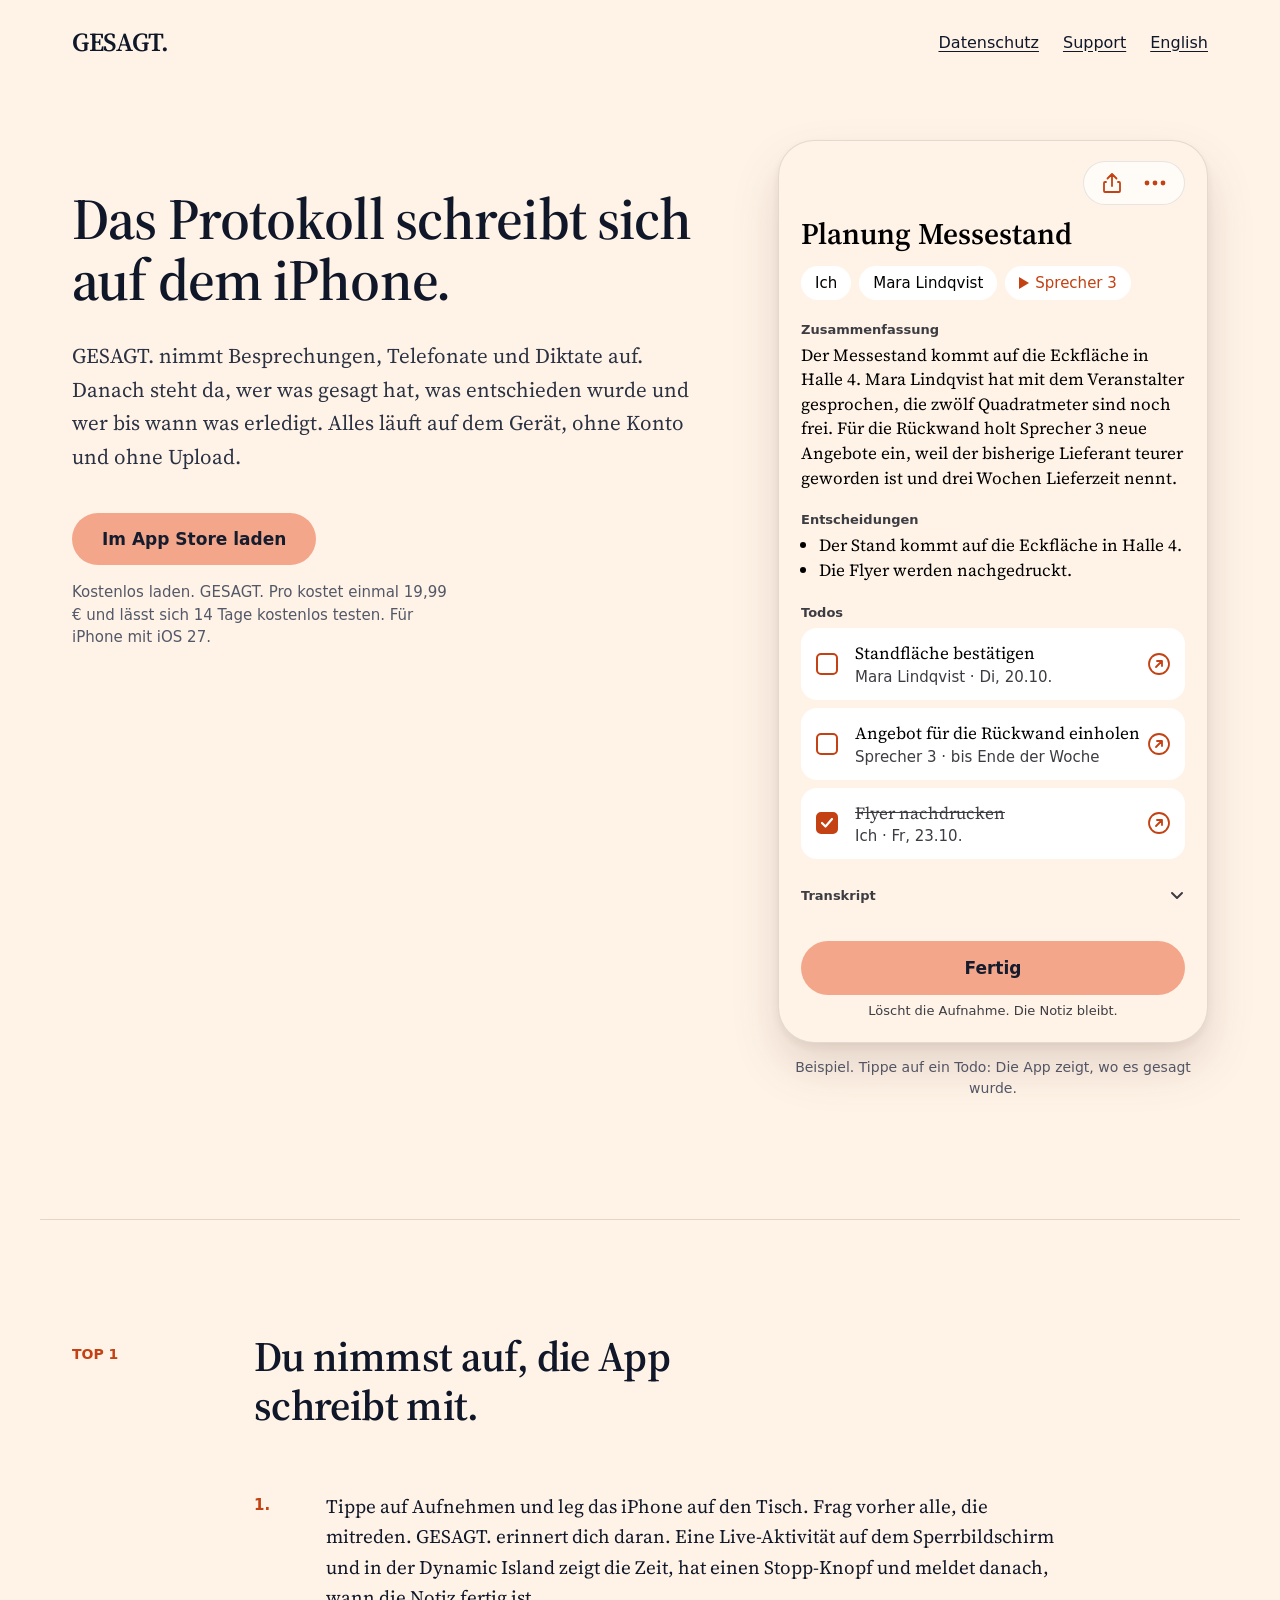
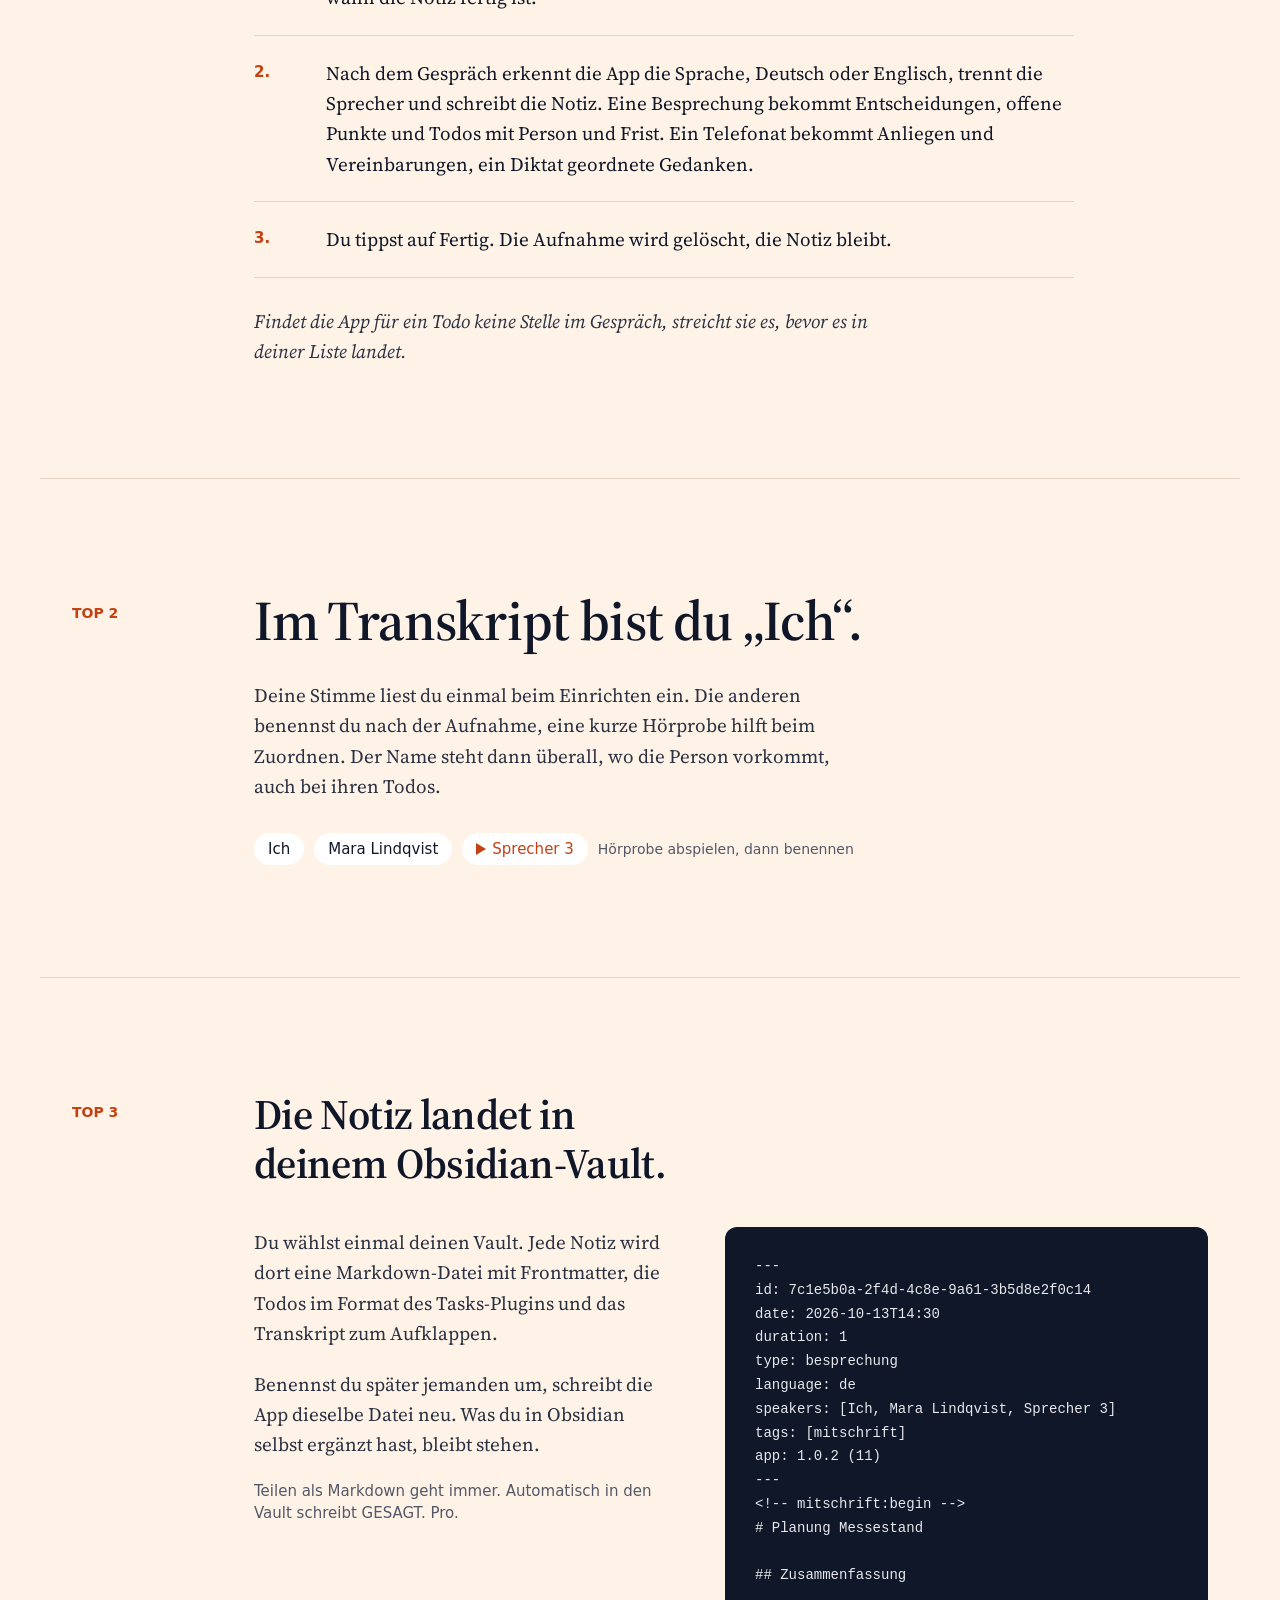
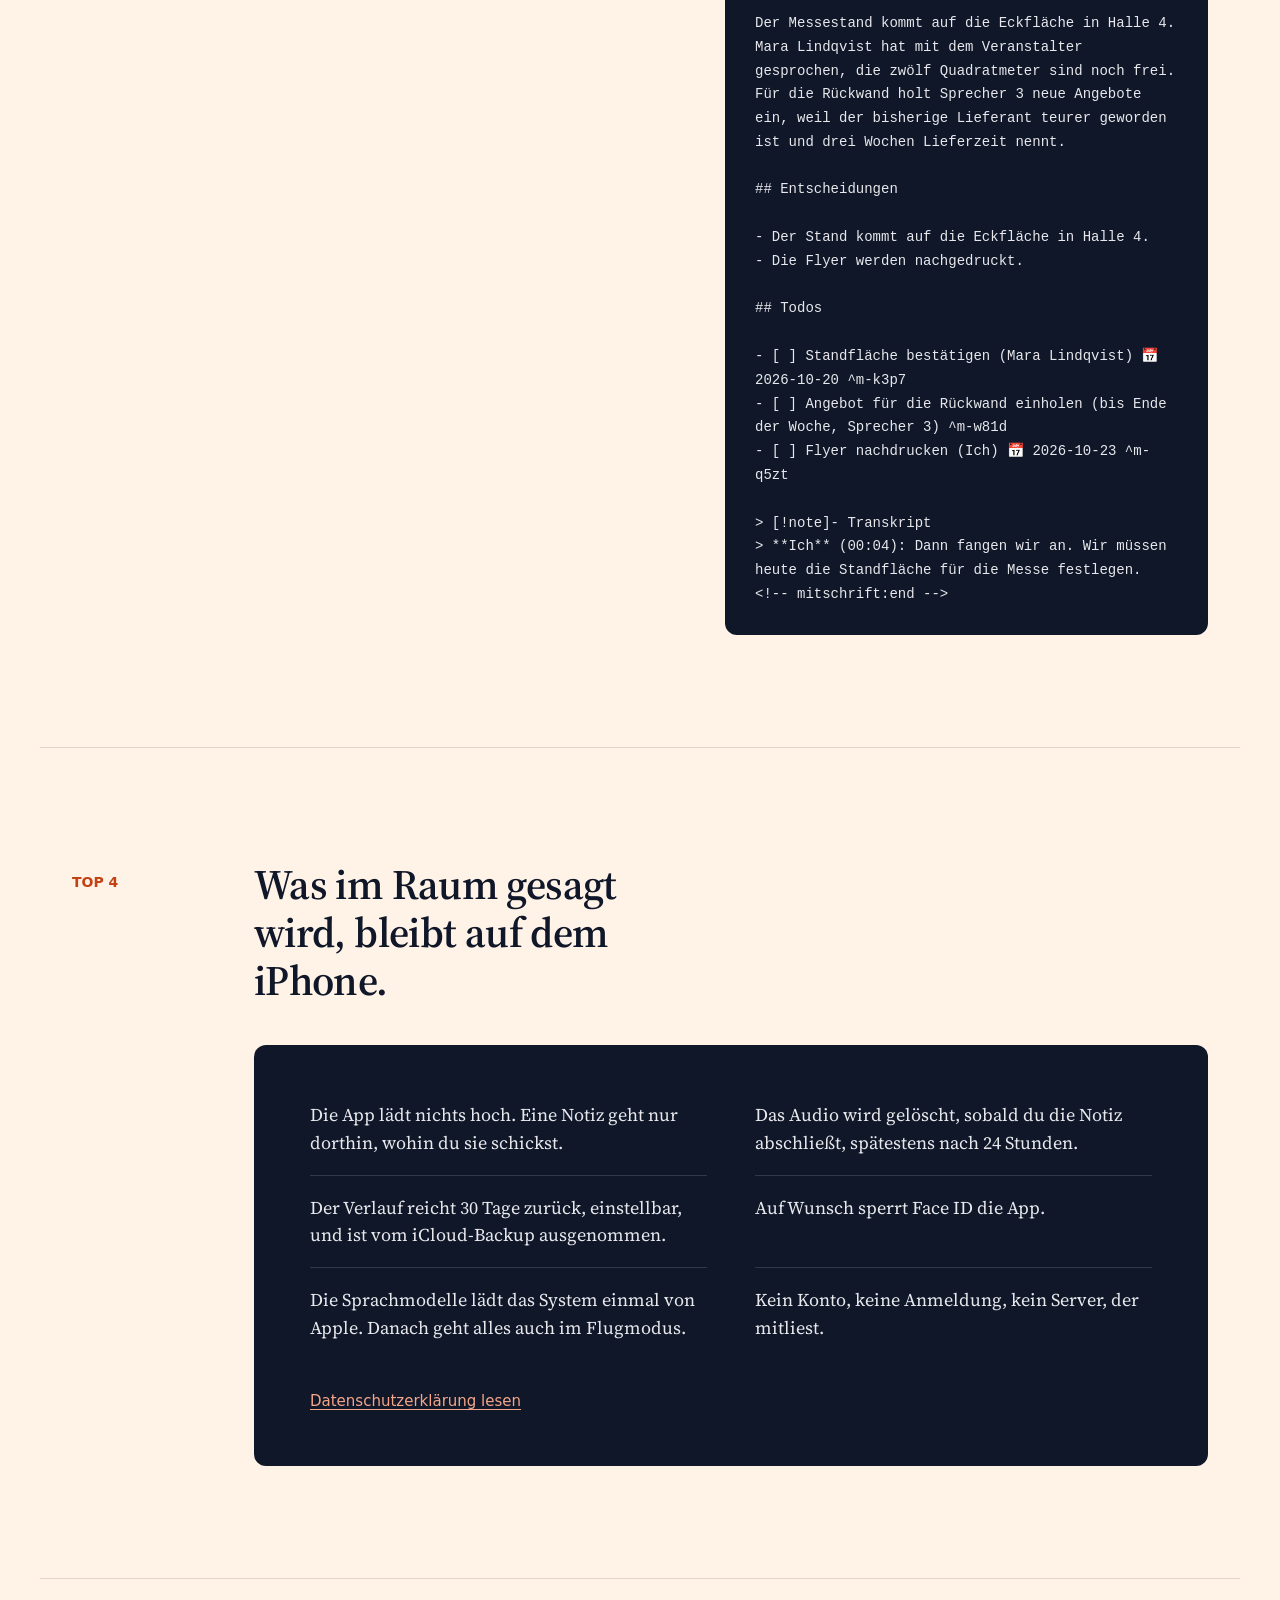
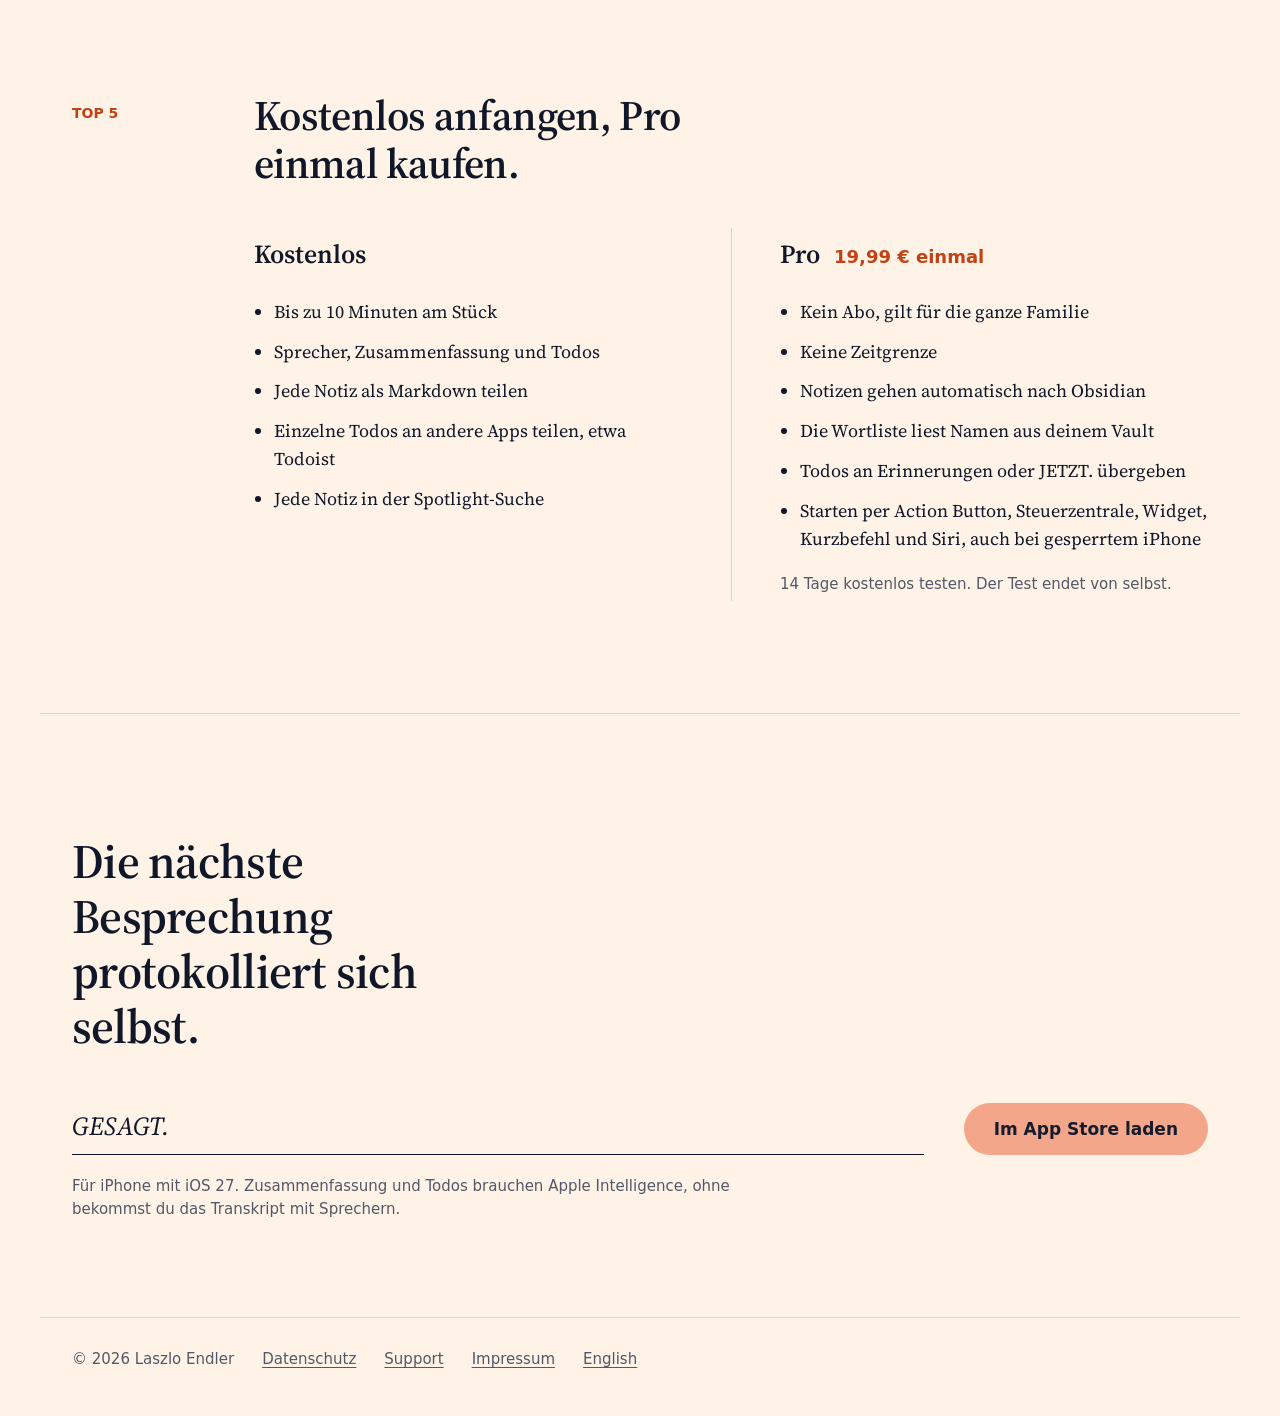
<file: index.html>
<!doctype html>
<html lang="de">
<head>
<meta charset="utf-8">
<meta name="viewport" content="width=device-width, initial-scale=1">
<title>GESAGT. Mitschrift auf dem iPhone</title>
<meta name="description" content="Mitschrift ohne Cloud: Transkript, Zusammenfassung und Todos auf dem iPhone.">
<link rel="icon" href="img/icon.png">
<style>
@font-face{font-family:"Source Serif 4";font-style:normal;font-weight:200 900;font-display:swap;src:url(fonts/source-serif-4-normal.woff2) format("woff2")}
@font-face{font-family:"Source Serif 4";font-style:italic;font-weight:200 900;font-display:swap;src:url(fonts/source-serif-4-italic.woff2) format("woff2")}
</style>
<style>
body{margin:0;background:#fff3e7;color:#0f1729;font-family:ui-serif,"Source Serif 4",Georgia,serif;-webkit-font-smoothing:antialiased}
a{color:#c34112;text-underline-offset:3px}a:hover{color:#8f2e0b}
::selection{background:#f6b8a1;color:#0f1729}
:focus-visible{outline:2px solid #c34112;outline-offset:3px;border-radius:4px}
.wrap{max-width:1200px;margin:0 auto;padding:0 32px;box-sizing:border-box}
.ui{font-family:system-ui,-apple-system,"Segoe UI",sans-serif}
.label{font-family:system-ui,-apple-system,"Segoe UI",sans-serif;font-size:13px;font-weight:600;color:#535868;letter-spacing:.01em}
.btn{display:inline-flex;align-items:center;justify-content:center;min-height:52px;padding:0 30px;border-radius:999px;background:#f4a68a;color:#151c2e;font-family:system-ui,-apple-system,"Segoe UI",sans-serif;font-size:17px;font-weight:600;text-decoration:none}
.btn:hover{background:#f19776;color:#151c2e}
.hero{display:flex;flex-wrap:wrap;gap:64px;align-items:flex-start;padding-block:56px 120px}
.hero-copy{flex:1 1 380px;min-width:0;padding-top:48px;position:sticky;top:24px}
.appwrap{flex:0 1 430px;min-width:0;margin:0 0 0 auto}
.app{position:relative;overflow:hidden;background:#fff3e7;color:#000;border-radius:36px;border:1px solid rgba(60,60,67,.14);box-shadow:0 24px 48px rgba(93,58,50,.16),0 4px 10px rgba(93,58,50,.08);padding:20px 22px 24px;box-sizing:border-box}
.app-bar{display:flex;justify-content:flex-end}
.glass{display:inline-flex;align-items:center;gap:22px;padding:10px 18px;border-radius:999px;background:rgba(255,255,255,.7);border:1px solid rgba(60,60,67,.12);color:#c34112}
.app .app-title{font-size:30px;font-weight:600;line-height:1.15;letter-spacing:0;margin:12px 0 0;max-width:none}
.app-chips{display:flex;flex-wrap:wrap;gap:8px;margin-top:14px}
.achip{display:inline-flex;align-items:center;gap:6px;min-height:34px;padding:0 14px;border-radius:999px;background:#fff;font:15px system-ui,-apple-system,"Segoe UI",sans-serif;color:#000}
.app-h{font:600 13px system-ui,-apple-system,"Segoe UI",sans-serif;color:#3c3c43;margin:22px 0 6px}
.app-text{font-size:17px;line-height:1.45}
.app-list{margin:0;padding-left:18px;font-size:17px;line-height:1.45}
.acard{display:grid;grid-template-columns:auto minmax(0,1fr) auto;gap:6px;align-items:center;background:#fff;border-radius:16px;padding:6px 14px 6px 4px;margin-top:8px}
.check{width:44px;height:44px;display:grid;place-items:center;border:0;background:transparent;padding:0;cursor:pointer}
.box{width:22px;height:22px;border-radius:5px;border:2px solid #c34112;box-sizing:border-box;display:grid;place-items:center}
.atodo{border:0;background:transparent;text-align:left;padding:8px 0;min-height:44px;cursor:pointer;color:inherit;font:inherit}
.atext{display:block;font-family:ui-serif,"Source Serif 4",Georgia,serif;font-size:17px;line-height:1.35}
.ameta{display:block;font:15px system-ui,-apple-system,"Segoe UI",sans-serif;color:#3c3c43;margin-top:3px}
.handoff{display:grid;place-items:center;color:#c34112}
.app-tr summary{list-style:none;display:flex;align-items:center;justify-content:space-between;min-height:44px;margin-top:14px;font:600 13px system-ui,-apple-system,"Segoe UI",sans-serif;color:#3c3c43;cursor:pointer}
.app-tr summary::-webkit-details-marker{display:none}
.app-tr[open] summary svg{transform:rotate(180deg)}
.tline{margin-top:12px;font-size:17px;line-height:1.4}
.tline b{font:600 15px system-ui,-apple-system,"Segoe UI",sans-serif}
.tline span{font:15px system-ui,-apple-system,"Segoe UI",sans-serif;color:#3c3c43;margin-left:8px;font-variant-numeric:tabular-nums}
.fertig{display:flex;align-items:center;justify-content:center;min-height:54px;margin-top:24px;border-radius:999px;background:#f4a68a;color:#151c2e;font:600 17px system-ui,-apple-system,"Segoe UI",sans-serif}
.fcap{font:13px system-ui,-apple-system,"Segoe UI",sans-serif;color:#3c3c43;text-align:center;margin-top:8px}
.scrim{position:absolute;inset:0;background:rgba(0,0,0,.18)}
.asheet{position:absolute;left:8px;right:8px;bottom:8px;background:#fff3e7;border-radius:30px;padding:8px 18px 24px;box-shadow:0 -8px 30px rgba(0,0,0,.18)}
.grab{width:36px;height:5px;border-radius:3px;background:rgba(60,60,67,.3);margin:0 auto 6px}
.shead{display:grid;grid-template-columns:44px minmax(0,1fr) 44px;align-items:center}
.sclose{width:44px;height:44px;border-radius:50%;border:1px solid rgba(60,60,67,.12);background:rgba(255,255,255,.8);display:grid;place-items:center;cursor:pointer;color:#000;padding:0}
.stitle{text-align:center;font:600 17px system-ui,-apple-system,"Segoe UI",sans-serif}
.sgroup{background:#fff;border-radius:16px;margin-top:14px;padding:0 16px}
.srow{display:flex;align-items:center;justify-content:space-between;gap:12px;min-height:48px;border-top:1px solid rgba(60,60,67,.12);font:17px system-ui,-apple-system,"Segoe UI",sans-serif}
.srow:first-child{border-top:0;font-family:ui-serif,"Source Serif 4",Georgia,serif}
.sval{color:#c34112}
.sdate{background:rgba(120,120,128,.12);border-radius:8px;padding:6px 10px}
.said{margin-top:18px}
.said-h,.said-t{font:13px system-ui,-apple-system,"Segoe UI",sans-serif;color:#3c3c43;font-variant-numeric:tabular-nums}
.said-q{font-style:italic;font-size:17px;line-height:1.45;margin:4px 0}
.cap{font:14px system-ui,-apple-system,"Segoe UI",sans-serif;color:#535868;line-height:1.5;margin-top:14px;text-align:center}
@keyframes sheetup{from{transform:translateY(32px)}to{transform:none}}
.chip{display:inline-flex;align-items:center;gap:6px;min-height:32px;padding:0 14px;border-radius:999px;background:#fff3e7;font:15px system-ui,-apple-system,"Segoe UI",sans-serif;color:#0f1729}
.top{display:grid;grid-template-columns:150px minmax(0,1fr);gap:32px;padding-block:112px;border-top:1px solid #e6d5c4}
.topno{font:600 14px system-ui,-apple-system,"Segoe UI",sans-serif;color:#c34112;font-variant-numeric:tabular-nums;padding-top:14px}
h1,h2{font-weight:600;margin:0;letter-spacing:-.015em}
h1{font-size:58px;line-height:1.06}
.h-big{font-size:56px;line-height:1.08}
.h-close{font-size:48px;max-width:20ch}
h2{font-size:42px;line-height:1.15;max-width:22ch}
p{margin:0}
.body{font-size:19px;line-height:1.6;max-width:62ch;color:#2a3142}
.steps{list-style:none;margin:40px 0 0;padding:0;counter-reset:s}
.steps li{display:grid;grid-template-columns:56px minmax(0,1fr);gap:16px;padding:22px 0;border-bottom:1px solid #e6d5c4;font-size:19px;line-height:1.6;max-width:820px}
.steps li::before{counter-increment:s;content:counter(s) ".";font:600 15px system-ui,-apple-system,sans-serif;color:#c34112;padding-top:5px}
.split{display:flex;flex-wrap:wrap;gap:48px;align-items:flex-start;margin-top:40px}
.split > *{flex:1 1 380px;min-width:0}
pre{margin:0;padding:28px 30px;background:#0f1729;color:#e8e8ec;border-radius:12px;font:14px/1.7 ui-monospace,"SF Mono",Menlo,monospace;white-space:pre-wrap;overflow-wrap:anywhere}
.night{background:#0f1729;color:#e8e8ec;border-radius:12px;padding:56px;box-sizing:border-box;margin-top:40px}
.facts{list-style:none;margin:0;padding:0;display:grid;grid-template-columns:repeat(2,minmax(0,1fr));column-gap:48px}
.facts li{padding:18px 0;border-top:1px solid rgba(255,255,255,.14);font-size:18px;line-height:1.55}
.facts li:nth-child(-n+2){border-top:0;padding-top:0}
.plans{display:grid;grid-template-columns:repeat(2,minmax(0,1fr));gap:0;margin-top:40px}
.plans > div{padding:8px 48px 8px 0}
.plans > div + div{padding:8px 0 8px 48px;border-left:1px solid #e6d5c4}
.plans ul{margin:20px 0 0;padding:0 0 0 20px;font-size:18px;line-height:1.55}
.plans li{padding:6px 0}
.close{padding-block:120px 96px;border-top:1px solid #e6d5c4}
.sign{display:flex;flex-wrap:wrap;gap:40px;align-items:flex-end;margin-top:48px}
.signline{flex:1 1 320px;border-bottom:1px solid #0f1729;padding-bottom:10px;font-size:26px;font-style:italic}
.foot{display:flex;flex-wrap:wrap;gap:12px 28px;padding-block:32px 48px;border-top:1px solid #e6d5c4;font:15px system-ui,-apple-system,sans-serif;color:#535868}
.foot a{color:#535868}.foot a:hover{color:#0f1729}
@media (prefers-reduced-motion:no-preference){.asheet{animation:sheetup .25s ease-out}.app-tr summary svg{transition:transform .2s ease-out}}
@media (max-width:760px){
.wrap{padding-inline:16px}
.hero{gap:40px;padding-block:24px 72px}.hero-copy{padding-top:16px;position:static}
h1{font-size:42px}h2{font-size:32px}.h-big{font-size:38px}.h-close{font-size:36px}
.appwrap{flex-basis:100%;margin:0}
.app{border-radius:28px;padding:16px 14px 20px}
.top{grid-template-columns:minmax(0,1fr);gap:8px;padding-block:72px}.topno{padding-top:0}
.body,.steps li{font-size:17px}
.steps li{grid-template-columns:36px minmax(0,1fr)}
.night{padding:32px 20px}
.facts{grid-template-columns:minmax(0,1fr)}.facts li:nth-child(2){border-top:1px solid rgba(255,255,255,.14);padding-top:18px}
.plans{grid-template-columns:minmax(0,1fr)}
.plans > div,.plans > div + div{padding:8px 0;border-left:0}
.plans > div + div{margin-top:32px;padding-top:32px;border-top:1px solid #e6d5c4}
.close{padding-block:72px 56px}
}
[hidden]{display:none!important}
.check[aria-pressed="true"] .box{background:#c34112}
.check[aria-pressed="false"] .box svg{display:none}
.check[aria-pressed="true"]+.atodo .atext{text-decoration:line-through;color:#3c3c43}
</style>
</head>
<body>
<div style="width: 100%">
<header class="wrap" style="display: flex; flex-wrap: wrap; align-items: center; justify-content: space-between; gap: 16px; padding-top: 24px; padding-bottom: 24px">
<a href="./" style="font-size: 26px; font-weight: 600; color: #0f1729; text-decoration: none; letter-spacing: -0.01em">GESAGT.</a>
<nav aria-label="Hauptmenü" class="ui" style="display: flex; flex-wrap: wrap; align-items: center; gap: 8px 24px; font-size: 16px">
<a href="datenschutz/" style="color: #0f1729">Datenschutz</a>
<a href="support/" style="color: #0f1729">Support</a>
<a href="en/" lang="en" style="color: #0f1729">English</a>
</nav>
</header>

<main>
<section class="wrap hero" aria-labelledby="angebot">
<div class="hero-copy">
<h1 id="angebot">Das Protokoll schreibt sich auf dem iPhone.</h1>
<p class="body" style="margin-top: 28px; font-size: 21px">GESAGT. nimmt Besprechungen, Telefonate und Diktate auf. Danach steht da, wer was gesagt hat, was entschieden wurde und wer bis wann was erledigt. Alles läuft auf dem Gerät, ohne Konto und ohne Upload.</p>
<div style="display: flex; flex-wrap: wrap; align-items: center; gap: 16px; margin-top: 40px">
<a class="btn" href="https://apps.apple.com/app/id6823530298">Im App Store laden</a>
</div>
<p class="ui" style="margin-top: 16px; font-size: 15px; line-height: 1.5; color: #535868; max-width: 40ch">Kostenlos laden. GESAGT. Pro kostet einmal 19,99 € und lässt sich 14 Tage kostenlos testen. Für iPhone mit iOS 27.</p>
</div>

<figure class="appwrap" style="margin-top: 0; margin-bottom: 0">
<div class="app" aria-label="Beispiel: eine Notiz in GESAGT.">
<div class="app-bar" aria-hidden="true"><span class="glass"><svg width="20" height="22" viewBox="0 0 20 22"><path d="M10 14V2M5.5 6.5L10 2l4.5 4.5M4 10H3a1 1 0 0 0-1 1v8a1 1 0 0 0 1 1h14a1 1 0 0 0 1-1v-8a1 1 0 0 0-1-1h-1" fill="none" stroke="currentColor" stroke-width="1.8" stroke-linecap="round" stroke-linejoin="round"></path></svg><svg width="22" height="6" viewBox="0 0 22 6"><circle cx="3" cy="3" r="2.4" fill="currentColor"></circle><circle cx="11" cy="3" r="2.4" fill="currentColor"></circle><circle cx="19" cy="3" r="2.4" fill="currentColor"></circle></svg></span></div>
<h2 class="app-title">Planung Messestand</h2>
<div class="app-chips">
<span class="achip">Ich</span>
<span class="achip">Mara Lindqvist</span>
<span class="achip" style="color: #c34112"><svg width="10" height="12" viewBox="0 0 10 12" aria-hidden="true"><path d="M0 0 L10 6 L0 12 Z" fill="currentColor"></path></svg>Sprecher 3</span>
</div>
<h3 class="app-h">Zusammenfassung</h3>
<p class="app-text">Der Messestand kommt auf die Eckfläche in Halle 4. Mara Lindqvist hat mit dem Veranstalter gesprochen, die zwölf Quadratmeter sind noch frei. Für die Rückwand holt Sprecher 3 neue Angebote ein, weil der bisherige Lieferant teurer geworden ist und drei Wochen Lieferzeit nennt.</p>
<h3 class="app-h">Entscheidungen</h3>
<ul class="app-list">
<li>Der Stand kommt auf die Eckfläche in Halle 4.</li>
<li>Die Flyer werden nachgedruckt.</li>
</ul>
<h3 class="app-h">Todos</h3>

<div class="acard">
<button type="button" class="check" aria-pressed="false" aria-label="Erledigt: Standfläche bestätigen"><span class="box"><svg width="12" height="10" viewBox="0 0 12 10" aria-hidden="true"><path d="M1 5l3.5 3.5L11 1" fill="none" stroke="#fff" stroke-width="2.2" stroke-linecap="round" stroke-linejoin="round"></path></svg></span></button>
<button type="button" class="atodo" aria-haspopup="dialog"><span class="atext">Standfläche bestätigen</span><span class="ameta">Mara Lindqvist · Di, 20.10.</span></button>
<span class="handoff" title="Übergeben" aria-hidden="true"><svg width="24" height="24" viewBox="0 0 24 24"><circle cx="12" cy="12" r="10" fill="none" stroke="currentColor" stroke-width="1.8"></circle><path d="M9 15l6-6M10 9h5v5" fill="none" stroke="currentColor" stroke-width="1.8" stroke-linecap="round" stroke-linejoin="round"></path></svg></span>
</div>

<div class="acard">
<button type="button" class="check" aria-pressed="false" aria-label="Erledigt: Angebot für die Rückwand einholen"><span class="box"><svg width="12" height="10" viewBox="0 0 12 10" aria-hidden="true"><path d="M1 5l3.5 3.5L11 1" fill="none" stroke="#fff" stroke-width="2.2" stroke-linecap="round" stroke-linejoin="round"></path></svg></span></button>
<button type="button" class="atodo" aria-haspopup="dialog"><span class="atext">Angebot für die Rückwand einholen</span><span class="ameta">Sprecher 3 · bis Ende der Woche</span></button>
<span class="handoff" title="Übergeben" aria-hidden="true"><svg width="24" height="24" viewBox="0 0 24 24"><circle cx="12" cy="12" r="10" fill="none" stroke="currentColor" stroke-width="1.8"></circle><path d="M9 15l6-6M10 9h5v5" fill="none" stroke="currentColor" stroke-width="1.8" stroke-linecap="round" stroke-linejoin="round"></path></svg></span>
</div>

<div class="acard">
<button type="button" class="check" aria-pressed="true" aria-label="Erledigt: Flyer nachdrucken"><span class="box"><svg width="12" height="10" viewBox="0 0 12 10" aria-hidden="true"><path d="M1 5l3.5 3.5L11 1" fill="none" stroke="#fff" stroke-width="2.2" stroke-linecap="round" stroke-linejoin="round"></path></svg></span></button>
<button type="button" class="atodo" aria-haspopup="dialog"><span class="atext">Flyer nachdrucken</span><span class="ameta">Ich · Fr, 23.10.</span></button>
<span class="handoff" title="Übergeben" aria-hidden="true"><svg width="24" height="24" viewBox="0 0 24 24"><circle cx="12" cy="12" r="10" fill="none" stroke="currentColor" stroke-width="1.8"></circle><path d="M9 15l6-6M10 9h5v5" fill="none" stroke="currentColor" stroke-width="1.8" stroke-linecap="round" stroke-linejoin="round"></path></svg></span>
</div>

<details class="app-tr">
<summary>Transkript<svg width="16" height="16" viewBox="0 0 16 16" aria-hidden="true"><path d="M3 6l5 5 5-5" fill="none" stroke="currentColor" stroke-width="2" stroke-linecap="round" stroke-linejoin="round"></path></svg></summary>

<p class="tline"><b>Ich</b><span>00:04</span><br>Dann fangen wir an. Wir müssen heute die Standfläche für die Messe festlegen.</p>

<p class="tline"><b>Mara Lindqvist</b><span>00:11</span><br>Ich habe mit dem Veranstalter gesprochen. Die Eckfläche in Halle 4 ist noch frei, zwölf Quadratmeter.</p>

<p class="tline"><b>Sprecher 3</b><span>00:21</span><br>Für die Rückwand brauchen wir ein neues Angebot. Der alte Lieferant hat die Preise erhöht, und die Lieferzeit liegt jetzt bei drei Wochen. Ich frage bis Ende der Woche bei zwei anderen an.</p>

<p class="tline"><b>Ich + Sprecher 3, gleichzeitig</b><span>00:36</span><br>Ja, genau, mach das.</p>

<p class="tline"><b>Ich</b><span>00:39</span><br>Gut. Dann nehmen wir die Eckfläche. Mara, bestätigst du sie bis nächsten Dienstag?</p>

<p class="tline"><b>Mara Lindqvist</b><span>00:47</span><br>Mache ich. Die Flyer sind fast alle weg, wir sollten nachdrucken.</p>

<p class="tline"><b>Aufnahme unterbrochen</b><span>00:57</span><br></p>

<p class="tline"><b>Ich</b><span>00:57</span><br>Die Flyer drucke ich bis Freitag nach. Wer am Stand hilft, klären wir noch.</p>

</details>
<div class="fertig" aria-hidden="true">Fertig</div>
<p class="fcap">Löscht die Aufnahme. Die Notiz bleibt.</p>
<div class="sheetbox" hidden>
<div class="scrim" aria-hidden="true"></div>
<div class="asheet" role="dialog" aria-labelledby="sheet-title">
<div class="grab" aria-hidden="true"></div>
<div class="shead">
<button type="button" class="sclose" aria-label="Schließen"><svg width="14" height="14" viewBox="0 0 14 14" aria-hidden="true"><path d="M2 2l10 10M12 2L2 12" fill="none" stroke="currentColor" stroke-width="2" stroke-linecap="round"></path></svg></button>
<span id="sheet-title" class="stitle">Todo</span>
<span aria-hidden="true"></span>
</div>
<div class="sgroup">
<div class="srow"><span data-f="what"></span></div>
<div class="srow"><span>Person</span><span class="sval"><span data-f="who"></span></span></div>
<div class="srow" data-date><span>Datum</span><span class="sdate"><span data-f="date"></span></span></div>
</div>
<div class="said">
<p class="said-h">Gesagt</p>
<p class="said-q">„<span data-f="quote"></span>“</p>
<p class="said-t">bei <span data-f="at"></span></p>
</div>
</div>
</div>
</div>
<figcaption class="cap">Beispiel. Tippe auf ein Todo: Die App zeigt, wo es gesagt wurde.</figcaption>
</figure>
</section>

<section class="wrap top" aria-labelledby="top1">
<span class="topno">TOP 1</span>
<div>
<h2 id="top1">Du nimmst auf, die App schreibt mit.</h2>
<ol class="steps">
<li><span>Tippe auf Aufnehmen und leg das iPhone auf den Tisch. Frag vorher alle, die mitreden. GESAGT. erinnert dich daran. Eine Live-Aktivität auf dem Sperrbildschirm und in der Dynamic Island zeigt die Zeit, hat einen Stopp-Knopf und meldet danach, wann die Notiz fertig ist.</span></li>
<li><span>Nach dem Gespräch erkennt die App die Sprache, Deutsch oder Englisch, trennt die Sprecher und schreibt die Notiz. Eine Besprechung bekommt Entscheidungen, offene Punkte und Todos mit Person und Frist. Ein Telefonat bekommt Anliegen und Vereinbarungen, ein Diktat geordnete Gedanken.</span></li>
<li><span>Du tippst auf Fertig. Die Aufnahme wird gelöscht, die Notiz bleibt.</span></li>
</ol>
<p class="body" style="margin-top: 28px; font-style: italic">Findet die App für ein Todo keine Stelle im Gespräch, streicht sie es, bevor es in deiner Liste landet.</p>
</div>
</section>

<section class="wrap top" aria-labelledby="top2">
<span class="topno">TOP 2</span>
<div>
<h2 id="top2" class="h-big">Im Transkript bist du „Ich“.</h2>
<p class="body" style="margin-top: 28px">Deine Stimme liest du einmal beim Einrichten ein. Die anderen benennst du nach der Aufnahme, eine kurze Hörprobe hilft beim Zuordnen. Der Name steht dann überall, wo die Person vorkommt, auch bei ihren Todos.</p>
<div style="display: flex; flex-wrap: wrap; align-items: center; gap: 10px; margin-top: 32px" aria-label="Beispiel: Sprecher in einer Notiz">
<span class="chip" style="background: #fff">Ich</span>
<span class="chip" style="background: #fff">Mara Lindqvist</span>
<span class="chip" style="background: #fff; color: #c34112"><svg width="10" height="12" viewBox="0 0 10 12" aria-hidden="true"><path d="M0 0 L10 6 L0 12 Z" fill="currentColor"></path></svg>Sprecher 3</span>
<span class="ui" style="font-size: 14px; color: #535868">Hörprobe abspielen, dann benennen</span>
</div>
</div>
</section>

<section class="wrap top" aria-labelledby="top3">
<span class="topno">TOP 3</span>
<div>
<h2 id="top3">Die Notiz landet in deinem Obsidian-Vault.</h2>
<div class="split">
<div>
<p class="body">Du wählst einmal deinen Vault. Jede Notiz wird dort eine Markdown-Datei mit Frontmatter, die Todos im Format des Tasks-Plugins und das Transkript zum Aufklappen.</p>
<p class="body" style="margin-top: 20px">Benennst du später jemanden um, schreibt die App dieselbe Datei neu. Was du in Obsidian selbst ergänzt hast, bleibt stehen.</p>
<p class="ui" style="margin-top: 20px; font-size: 15px; line-height: 1.5; color: #535868">Teilen als Markdown geht immer. Automatisch in den Vault schreibt GESAGT. Pro.</p>
</div>
<pre aria-label="Beispiel einer Markdown-Datei">---
id: 7c1e5b0a-2f4d-4c8e-9a61-3b5d8e2f0c14
date: 2026-10-13T14:30
duration: 1
type: besprechung
language: de
speakers: [Ich, Mara Lindqvist, Sprecher 3]
tags: [mitschrift]
app: 1.0.2 (11)
---
&lt;!-- mitschrift:begin --&gt;
# Planung Messestand

## Zusammenfassung

Der Messestand kommt auf die Eckfläche in Halle 4. Mara Lindqvist hat mit dem Veranstalter gesprochen, die zwölf Quadratmeter sind noch frei. Für die Rückwand holt Sprecher 3 neue Angebote ein, weil der bisherige Lieferant teurer geworden ist und drei Wochen Lieferzeit nennt.

## Entscheidungen

- Der Stand kommt auf die Eckfläche in Halle 4.
- Die Flyer werden nachgedruckt.

## Todos

- [ ] Standfläche bestätigen (Mara Lindqvist) 📅 2026-10-20 ^m-k3p7
- [ ] Angebot für die Rückwand einholen (bis Ende der Woche, Sprecher 3) ^m-w81d
- [ ] Flyer nachdrucken (Ich) 📅 2026-10-23 ^m-q5zt

&gt; [!note]- Transkript
&gt; **Ich** (00:04): Dann fangen wir an. Wir müssen heute die Standfläche für die Messe festlegen.
&lt;!-- mitschrift:end --&gt;</pre>
</div>
</div>
</section>

<section class="wrap top" aria-labelledby="top4">
<span class="topno">TOP 4</span>
<div>
<h2 id="top4">Was im Raum gesagt wird, bleibt auf dem iPhone.</h2>
<div class="night">
<ul class="facts">
<li>Die App lädt nichts hoch. Eine Notiz geht nur dorthin, wohin du sie schickst.</li>
<li>Das Audio wird gelöscht, sobald du die Notiz abschließt, spätestens nach 24 Stunden.</li>
<li>Der Verlauf reicht 30 Tage zurück, einstellbar, und ist vom iCloud-Backup ausgenommen.</li>
<li>Auf Wunsch sperrt Face ID die App.</li>
<li>Die Sprachmodelle lädt das System einmal von Apple. Danach geht alles auch im Flugmodus.</li>
<li>Kein Konto, keine Anmeldung, kein Server, der mitliest.</li>
</ul>
<p class="ui" style="margin-top: 32px; font-size: 15px"><a href="datenschutz/" style="color: #f4a68a">Datenschutzerklärung lesen</a></p>
</div>
</div>
</section>

<section class="wrap top" aria-labelledby="top5">
<span class="topno">TOP 5</span>
<div>
<h2 id="top5">Kostenlos anfangen, Pro einmal kaufen.</h2>
<div class="plans">
<div>
<p style="font-size: 26px; font-weight: 600">Kostenlos</p>
<ul>
<li>Bis zu 10 Minuten am Stück</li>
<li>Sprecher, Zusammenfassung und Todos</li>
<li>Jede Notiz als Markdown teilen</li>
<li>Einzelne Todos an andere Apps teilen, etwa Todoist</li>
<li>Jede Notiz in der Spotlight-Suche</li>
</ul>
</div>
<div>
<p style="font-size: 26px; font-weight: 600">Pro <span class="ui" style="font-size: 18px; font-weight: 600; color: #c34112; margin-left: 8px">19,99 € einmal</span></p>
<ul>
<li>Kein Abo, gilt für die ganze Familie</li>
<li>Keine Zeitgrenze</li>
<li>Notizen gehen automatisch nach Obsidian</li>
<li>Die Wortliste liest Namen aus deinem Vault</li>
<li>Todos an Erinnerungen oder JETZT. übergeben</li>
<li>Starten per Action Button, Steuerzentrale, Widget, Kurzbefehl und Siri, auch bei gesperrtem iPhone</li>
</ul>
<p class="ui" style="margin-top: 16px; font-size: 15px; color: #535868">14 Tage kostenlos testen. Der Test endet von selbst.</p>
</div>
</div>
</div>
</section>

<section class="wrap close" aria-labelledby="schluss">
<h2 id="schluss" class="h-close">Die nächste Besprechung protokolliert sich selbst.</h2>
<div class="sign">
<div class="signline" aria-hidden="true">GESAGT.</div>
<a class="btn" href="https://apps.apple.com/app/id6823530298">Im App Store laden</a>
</div>
<p class="ui" style="margin-top: 20px; font-size: 15px; line-height: 1.55; color: #535868; max-width: 70ch">Für iPhone mit iOS 27. Zusammenfassung und Todos brauchen Apple Intelligence, ohne bekommst du das Transkript mit Sprechern.</p>
</section>
</main>

<footer class="wrap foot">
<span>© 2026 Laszlo Endler</span>
<a href="datenschutz/">Datenschutz</a>
<a href="support/">Support</a>
<a href="impressum/">Impressum</a>
<a href="en/" lang="en">English</a>
</footer>
</div>
<script>
(() => {
  const T = [{"what": "Standfläche bestätigen", "who": "Mara Lindqvist", "date": "20.10.2026", "quote": "Mara, bestätigst du sie bis nächsten Dienstag?", "at": "00:39"}, {"what": "Angebot für die Rückwand einholen", "who": "Sprecher 3", "date": "", "quote": "Ich frage bis Ende der Woche bei zwei anderen an.", "at": "00:21"}, {"what": "Flyer nachdrucken", "who": "Ich", "date": "23.10.2026", "quote": "Die Flyer drucke ich bis Freitag nach.", "at": "00:57"}];
  const box = document.querySelector('.sheetbox'), sheet = box.querySelector('.asheet');
  let from = null;
  const close = () => { box.hidden = true; if (from) from.focus(); };
  document.querySelectorAll('.check').forEach((b) => b.addEventListener('click', () =>
    b.setAttribute('aria-pressed', b.getAttribute('aria-pressed') === 'true' ? 'false' : 'true')));
  document.querySelectorAll('.atodo').forEach((b, i) => b.addEventListener('click', () => {
    const t = T[i];
    sheet.querySelectorAll('[data-f]').forEach((el) => { el.textContent = t[el.dataset.f]; });
    sheet.querySelector('[data-date]').hidden = !t.date;
    from = b;
    box.hidden = false;
    sheet.querySelector('.sclose').focus();
  }));
  sheet.querySelector('.sclose').addEventListener('click', close);
  box.querySelector('.scrim').addEventListener('click', close);
  document.addEventListener('keydown', (e) => { if (e.key === 'Escape' && !box.hidden) close(); });
})();
</script>
</body>
</html>
</file>
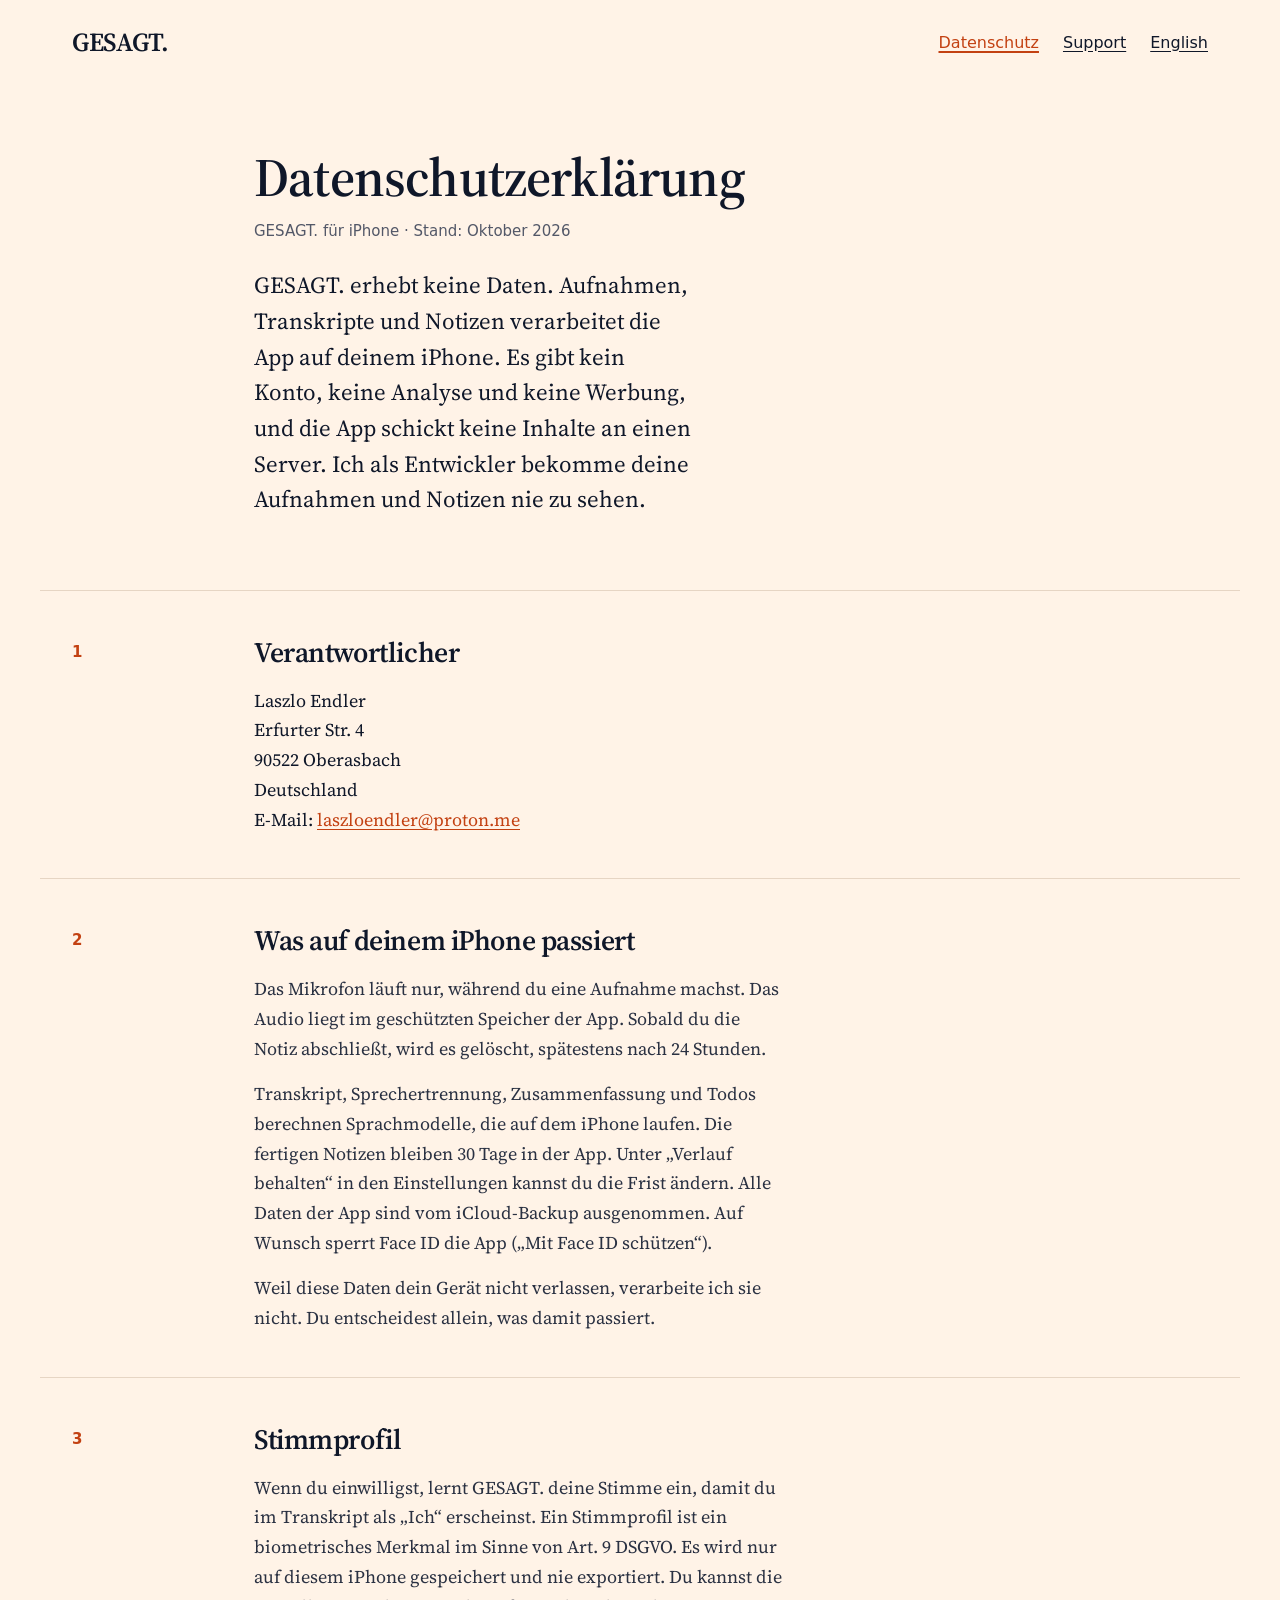
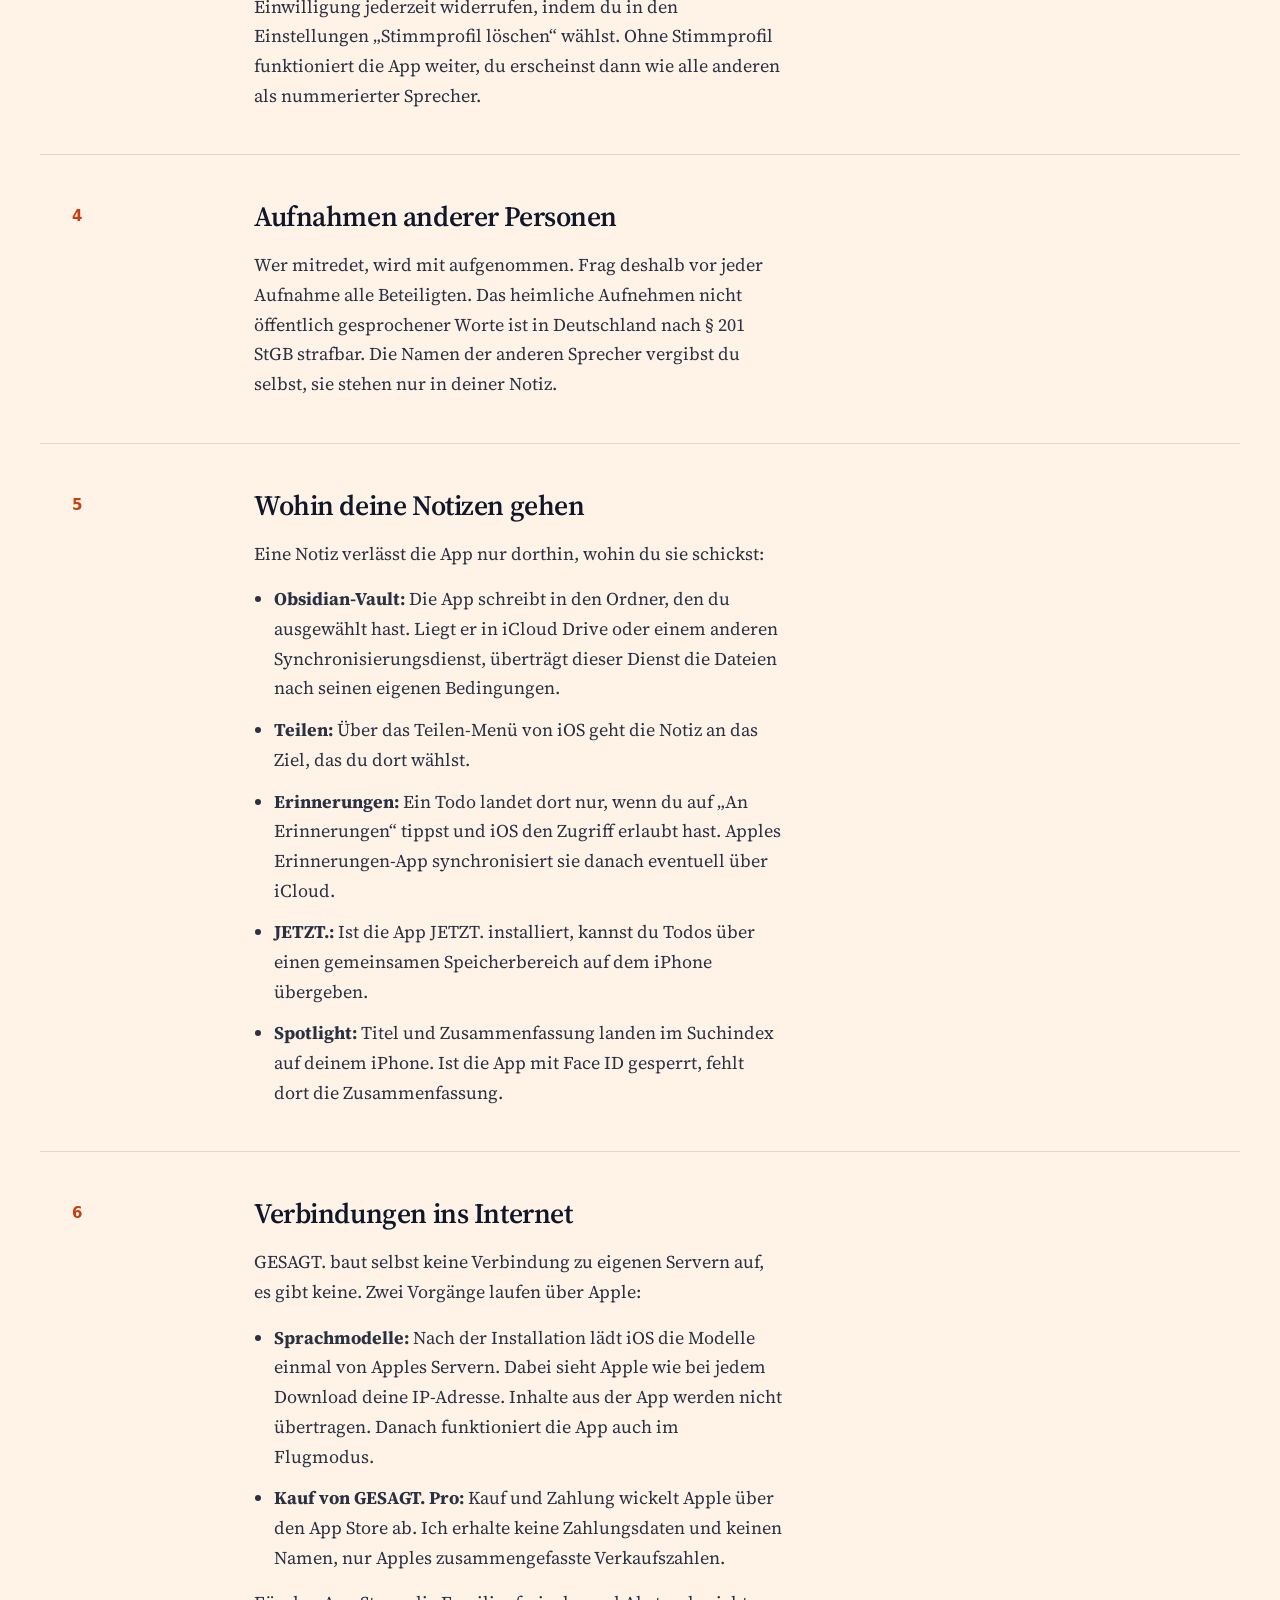
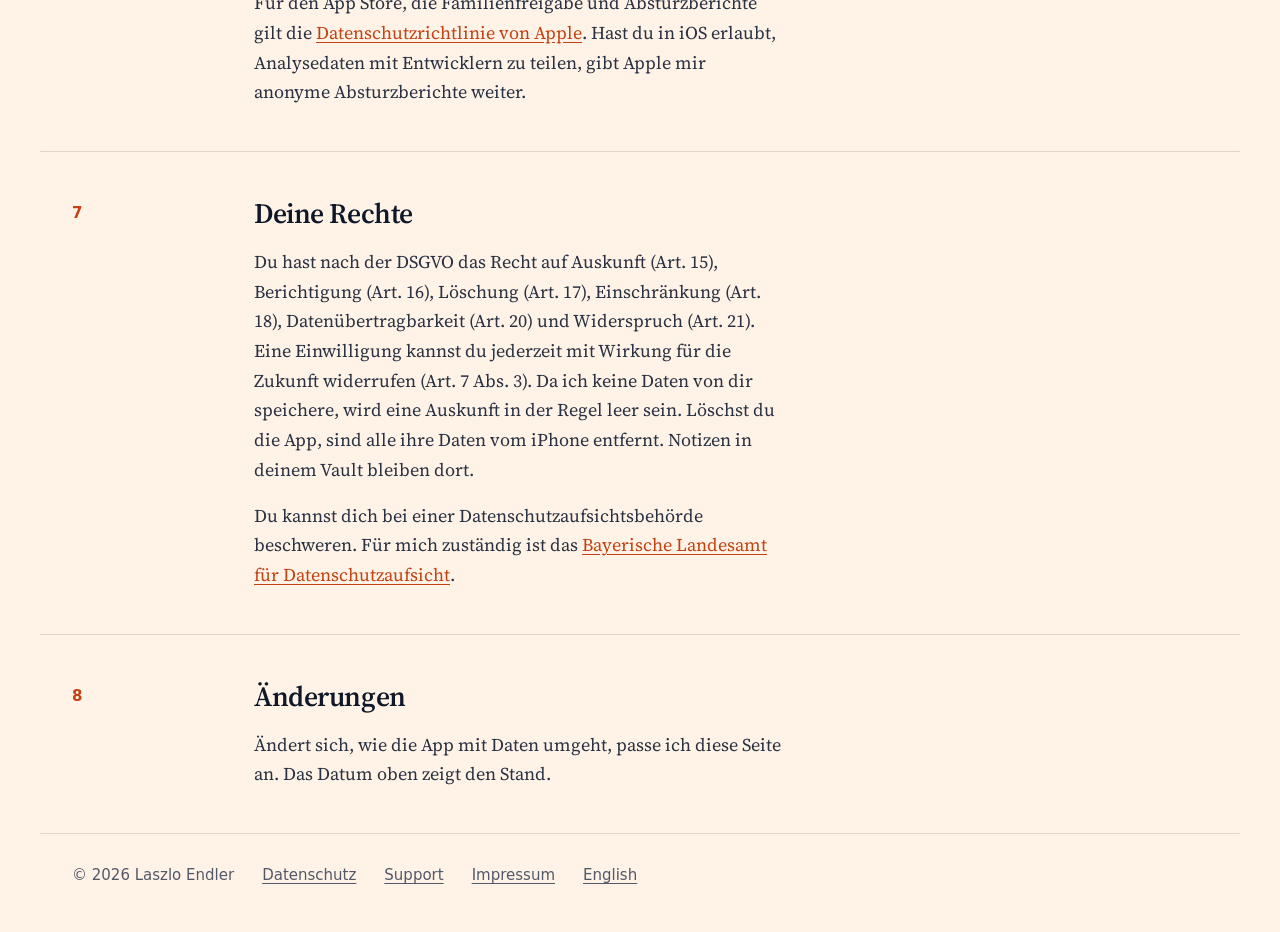
<file: datenschutz/index.html>
<!doctype html>
<html lang="de">
<head>
<meta charset="utf-8">
<meta name="viewport" content="width=device-width, initial-scale=1">
<title>Datenschutz · GESAGT.</title>
<meta name="description" content="Datenschutzerklärung der App GESAGT.">
<link rel="icon" href="../img/icon.png">
<style>
@font-face{font-family:"Source Serif 4";font-style:normal;font-weight:200 900;font-display:swap;src:url(../fonts/source-serif-4-normal.woff2) format("woff2")}
@font-face{font-family:"Source Serif 4";font-style:italic;font-weight:200 900;font-display:swap;src:url(../fonts/source-serif-4-italic.woff2) format("woff2")}
</style>
<style>
body{margin:0;background:#fff3e7;color:#0f1729;font-family:ui-serif,"Source Serif 4",Georgia,serif;-webkit-font-smoothing:antialiased}
a{color:#c34112;text-underline-offset:3px}a:hover{color:#8f2e0b}
::selection{background:#f6b8a1;color:#0f1729}
:focus-visible{outline:2px solid #c34112;outline-offset:3px;border-radius:4px}
.wrap{max-width:1200px;margin:0 auto;padding:0 32px;box-sizing:border-box}
.ui{font-family:system-ui,-apple-system,"Segoe UI",sans-serif}
.nav a{color:#0f1729}.nav a[aria-current="page"]{color:#c34112;text-decoration-thickness:2px}
.intro{display:grid;grid-template-columns:150px minmax(0,1fr);gap:32px;padding-block:64px 72px}
.sec{display:grid;grid-template-columns:150px minmax(0,1fr);gap:32px;padding-block:44px;border-top:1px solid #e6d5c4}
.num{font:600 15px system-ui,-apple-system,"Segoe UI",sans-serif;color:#c34112;font-variant-numeric:tabular-nums;padding-top:8px}
h1,h2{font-weight:600;margin:0;letter-spacing:-.015em}
h1{font-size:54px;line-height:1.08}
h2{font-size:28px;line-height:1.25}
p,ul{margin:0}
.col{max-width:66ch}
.col p,.col li{font-size:18px;line-height:1.65;color:#2a3142}
.col p + p,.col p + ul,.col ul + p{margin-top:16px}
.col h2 + p,.col h2 + ul{margin-top:16px}
.col ul{padding-left:20px}
.col li + li{margin-top:12px}
.lead{font-size:23px;line-height:1.55;color:#0f1729;max-width:40ch;margin-top:28px}
.meta{font:15px system-ui,-apple-system,"Segoe UI",sans-serif;color:#535868;margin-top:16px}
.addr{font-style:normal;font-size:18px;line-height:1.65;margin-top:16px}
.foot{display:flex;flex-wrap:wrap;gap:12px 28px;padding-block:32px 48px;border-top:1px solid #e6d5c4;font:15px system-ui,-apple-system,sans-serif;color:#535868}
.foot a{color:#535868}.foot a:hover{color:#0f1729}
@media (max-width:760px){
.wrap{padding-inline:16px}
.intro,.sec{grid-template-columns:minmax(0,1fr);gap:8px}
.intro{padding-block:32px 48px}.sec{padding-block:36px}
.num{padding-top:0}
h1{font-size:38px}h2{font-size:24px}
.lead{font-size:20px}
.col p,.col li{font-size:17px}
}
</style>
</head>
<body>
<div style="width: 100%">
<header class="wrap" style="display: flex; flex-wrap: wrap; align-items: center; justify-content: space-between; gap: 16px; padding-top: 24px; padding-bottom: 24px">
<a href="../" style="font-size: 26px; font-weight: 600; color: #0f1729; text-decoration: none; letter-spacing: -0.01em">GESAGT.</a>
<nav aria-label="Hauptmenü" class="ui nav" style="display: flex; flex-wrap: wrap; align-items: center; gap: 8px 24px; font-size: 16px">
<a href="../datenschutz/" aria-current="page">Datenschutz</a>
<a href="../support/">Support</a>
<a href="../en/privacy/" lang="en">English</a>
</nav>
</header>

<main>
<section class="wrap intro" aria-labelledby="titel">
<span aria-hidden="true"></span>
<div>
<h1 id="titel">Datenschutzerklärung</h1>
<p class="meta">GESAGT. für iPhone · Stand: Oktober 2026</p>
<p class="lead">GESAGT. erhebt keine Daten. Aufnahmen, Transkripte und Notizen verarbeitet die App auf deinem iPhone. Es gibt kein Konto, keine Analyse und keine Werbung, und die App schickt keine Inhalte an einen Server. Ich als Entwickler bekomme deine Aufnahmen und Notizen nie zu sehen.</p>
</div>
</section>

<section class="wrap sec" aria-labelledby="s1">
<span class="num">1</span>
<div class="col">
<h2 id="s1">Verantwortlicher</h2>
<address class="addr">Laszlo Endler<br>Erfurter Str. 4<br>90522 Oberasbach<br>Deutschland<br>E-Mail: <a href="mailto:laszloendler@proton.me">laszloendler@proton.me</a></address>
</div>
</section>

<section class="wrap sec" aria-labelledby="s2">
<span class="num">2</span>
<div class="col">
<h2 id="s2">Was auf deinem iPhone passiert</h2>
<p>Das Mikrofon läuft nur, während du eine Aufnahme machst. Das Audio liegt im geschützten Speicher der App. Sobald du die Notiz abschließt, wird es gelöscht, spätestens nach 24 Stunden.</p>
<p>Transkript, Sprechertrennung, Zusammenfassung und Todos berechnen Sprachmodelle, die auf dem iPhone laufen. Die fertigen Notizen bleiben 30 Tage in der App. Unter „Verlauf behalten“ in den Einstellungen kannst du die Frist ändern. Alle Daten der App sind vom iCloud-Backup ausgenommen. Auf Wunsch sperrt Face ID die App („Mit Face ID schützen“).</p>
<p>Weil diese Daten dein Gerät nicht verlassen, verarbeite ich sie nicht. Du entscheidest allein, was damit passiert.</p>
</div>
</section>

<section class="wrap sec" aria-labelledby="s3">
<span class="num">3</span>
<div class="col">
<h2 id="s3">Stimmprofil</h2>
<p>Wenn du einwilligst, lernt GESAGT. deine Stimme ein, damit du im Transkript als „Ich“ erscheinst. Ein Stimmprofil ist ein biometrisches Merkmal im Sinne von Art. 9 DSGVO. Es wird nur auf diesem iPhone gespeichert und nie exportiert. Du kannst die Einwilligung jederzeit widerrufen, indem du in den Einstellungen „Stimmprofil löschen“ wählst. Ohne Stimmprofil funktioniert die App weiter, du erscheinst dann wie alle anderen als nummerierter Sprecher.</p>
</div>
</section>

<section class="wrap sec" aria-labelledby="s4">
<span class="num">4</span>
<div class="col">
<h2 id="s4">Aufnahmen anderer Personen</h2>
<p>Wer mitredet, wird mit aufgenommen. Frag deshalb vor jeder Aufnahme alle Beteiligten. Das heimliche Aufnehmen nicht öffentlich gesprochener Worte ist in Deutschland nach § 201 StGB strafbar. Die Namen der anderen Sprecher vergibst du selbst, sie stehen nur in deiner Notiz.</p>
</div>
</section>

<section class="wrap sec" aria-labelledby="s5">
<span class="num">5</span>
<div class="col">
<h2 id="s5">Wohin deine Notizen gehen</h2>
<p>Eine Notiz verlässt die App nur dorthin, wohin du sie schickst:</p>
<ul>
<li><strong>Obsidian-Vault:</strong> Die App schreibt in den Ordner, den du ausgewählt hast. Liegt er in iCloud Drive oder einem anderen Synchronisierungsdienst, überträgt dieser Dienst die Dateien nach seinen eigenen Bedingungen.</li>
<li><strong>Teilen:</strong> Über das Teilen-Menü von iOS geht die Notiz an das Ziel, das du dort wählst.</li>
<li><strong>Erinnerungen:</strong> Ein Todo landet dort nur, wenn du auf „An Erinnerungen“ tippst und iOS den Zugriff erlaubt hast. Apples Erinnerungen-App synchronisiert sie danach eventuell über iCloud.</li>
<li><strong>JETZT.:</strong> Ist die App JETZT. installiert, kannst du Todos über einen gemeinsamen Speicherbereich auf dem iPhone übergeben.</li>
<li><strong>Spotlight:</strong> Titel und Zusammenfassung landen im Suchindex auf deinem iPhone. Ist die App mit Face ID gesperrt, fehlt dort die Zusammenfassung.</li>
</ul>
</div>
</section>

<section class="wrap sec" aria-labelledby="s6">
<span class="num">6</span>
<div class="col">
<h2 id="s6">Verbindungen ins Internet</h2>
<p>GESAGT. baut selbst keine Verbindung zu eigenen Servern auf, es gibt keine. Zwei Vorgänge laufen über Apple:</p>
<ul>
<li><strong>Sprachmodelle:</strong> Nach der Installation lädt iOS die Modelle einmal von Apples Servern. Dabei sieht Apple wie bei jedem Download deine IP-Adresse. Inhalte aus der App werden nicht übertragen. Danach funktioniert die App auch im Flugmodus.</li>
<li><strong>Kauf von GESAGT. Pro:</strong> Kauf und Zahlung wickelt Apple über den App Store ab. Ich erhalte keine Zahlungsdaten und keinen Namen, nur Apples zusammengefasste Verkaufszahlen.</li>
</ul>
<p>Für den App Store, die Familienfreigabe und Absturzberichte gilt die <a href="https://www.apple.com/de/legal/privacy/">Datenschutzrichtlinie von Apple</a>. Hast du in iOS erlaubt, Analysedaten mit Entwicklern zu teilen, gibt Apple mir anonyme Absturzberichte weiter.</p>
</div>
</section>

<section class="wrap sec" aria-labelledby="s7">
<span class="num">7</span>
<div class="col">
<h2 id="s7">Deine Rechte</h2>
<p>Du hast nach der DSGVO das Recht auf Auskunft (Art. 15), Berichtigung (Art. 16), Löschung (Art. 17), Einschränkung (Art. 18), Datenübertragbarkeit (Art. 20) und Widerspruch (Art. 21). Eine Einwilligung kannst du jederzeit mit Wirkung für die Zukunft widerrufen (Art. 7 Abs. 3). Da ich keine Daten von dir speichere, wird eine Auskunft in der Regel leer sein. Löschst du die App, sind alle ihre Daten vom iPhone entfernt. Notizen in deinem Vault bleiben dort.</p>
<p>Du kannst dich bei einer Datenschutzaufsichtsbehörde beschweren. Für mich zuständig ist das <a href="https://www.lda.bayern.de">Bayerische Landesamt für Datenschutzaufsicht</a>.</p>
</div>
</section>

<section class="wrap sec" aria-labelledby="s8">
<span class="num">8</span>
<div class="col">
<h2 id="s8">Änderungen</h2>
<p>Ändert sich, wie die App mit Daten umgeht, passe ich diese Seite an. Das Datum oben zeigt den Stand.</p>
</div>
</section>
</main>

<footer class="wrap foot">
<span>© 2026 Laszlo Endler</span>
<a href="../datenschutz/" aria-current="page">Datenschutz</a>
<a href="../support/">Support</a>
<a href="../impressum/">Impressum</a>
<a href="../en/privacy/" lang="en">English</a>
</footer>
</div>

</body>
</html>
</file>
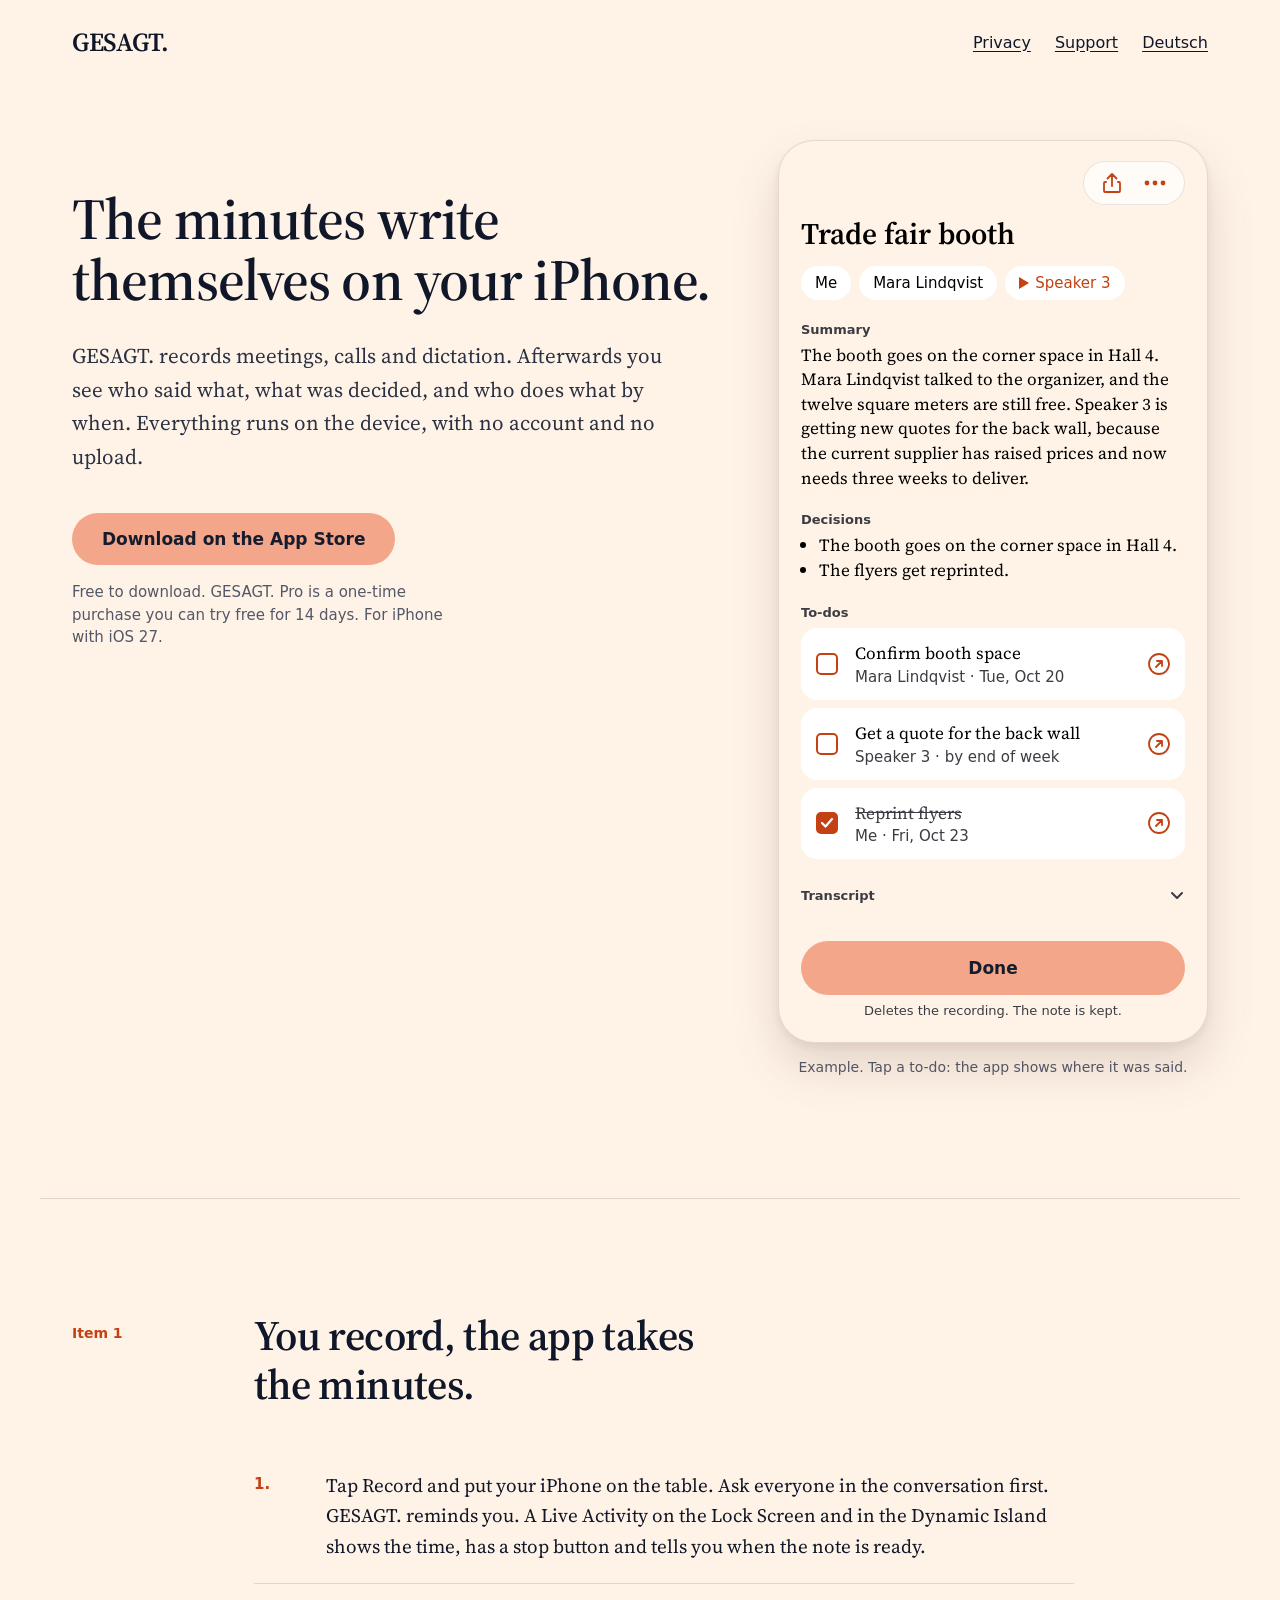
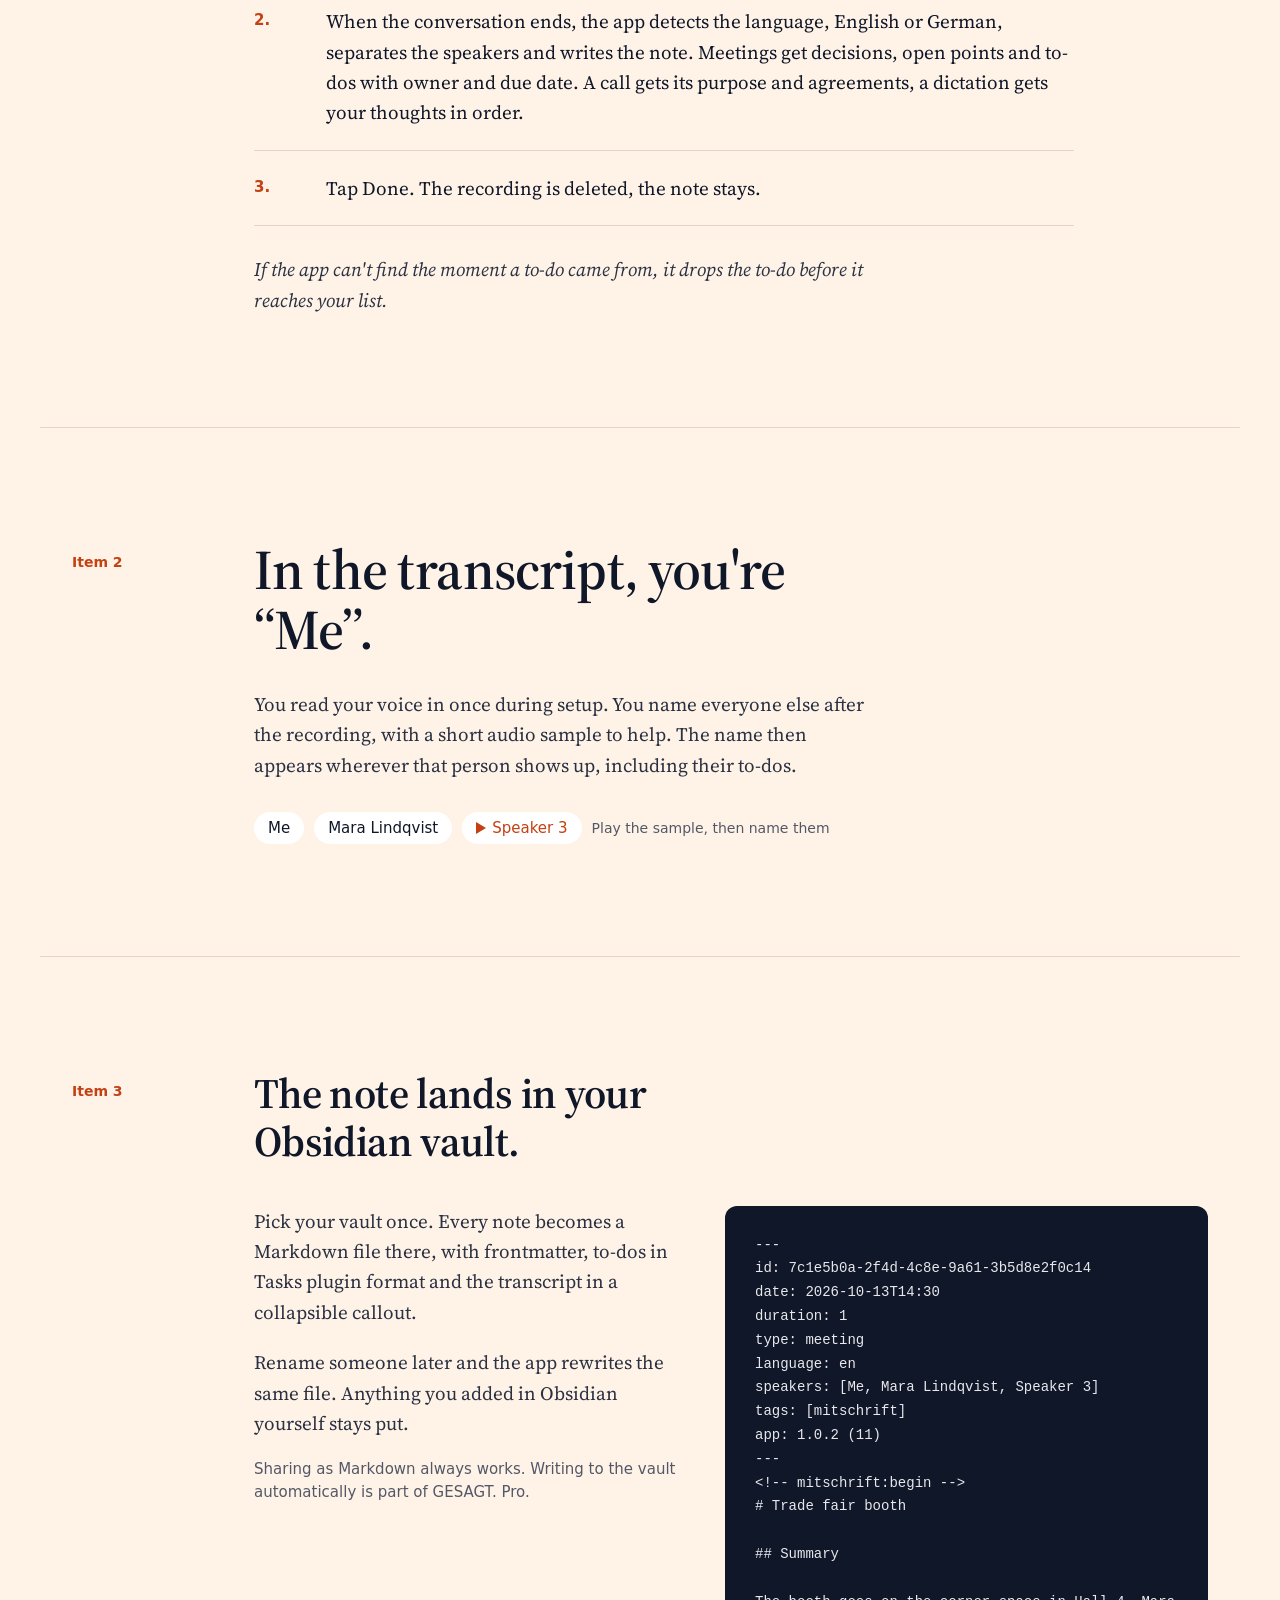
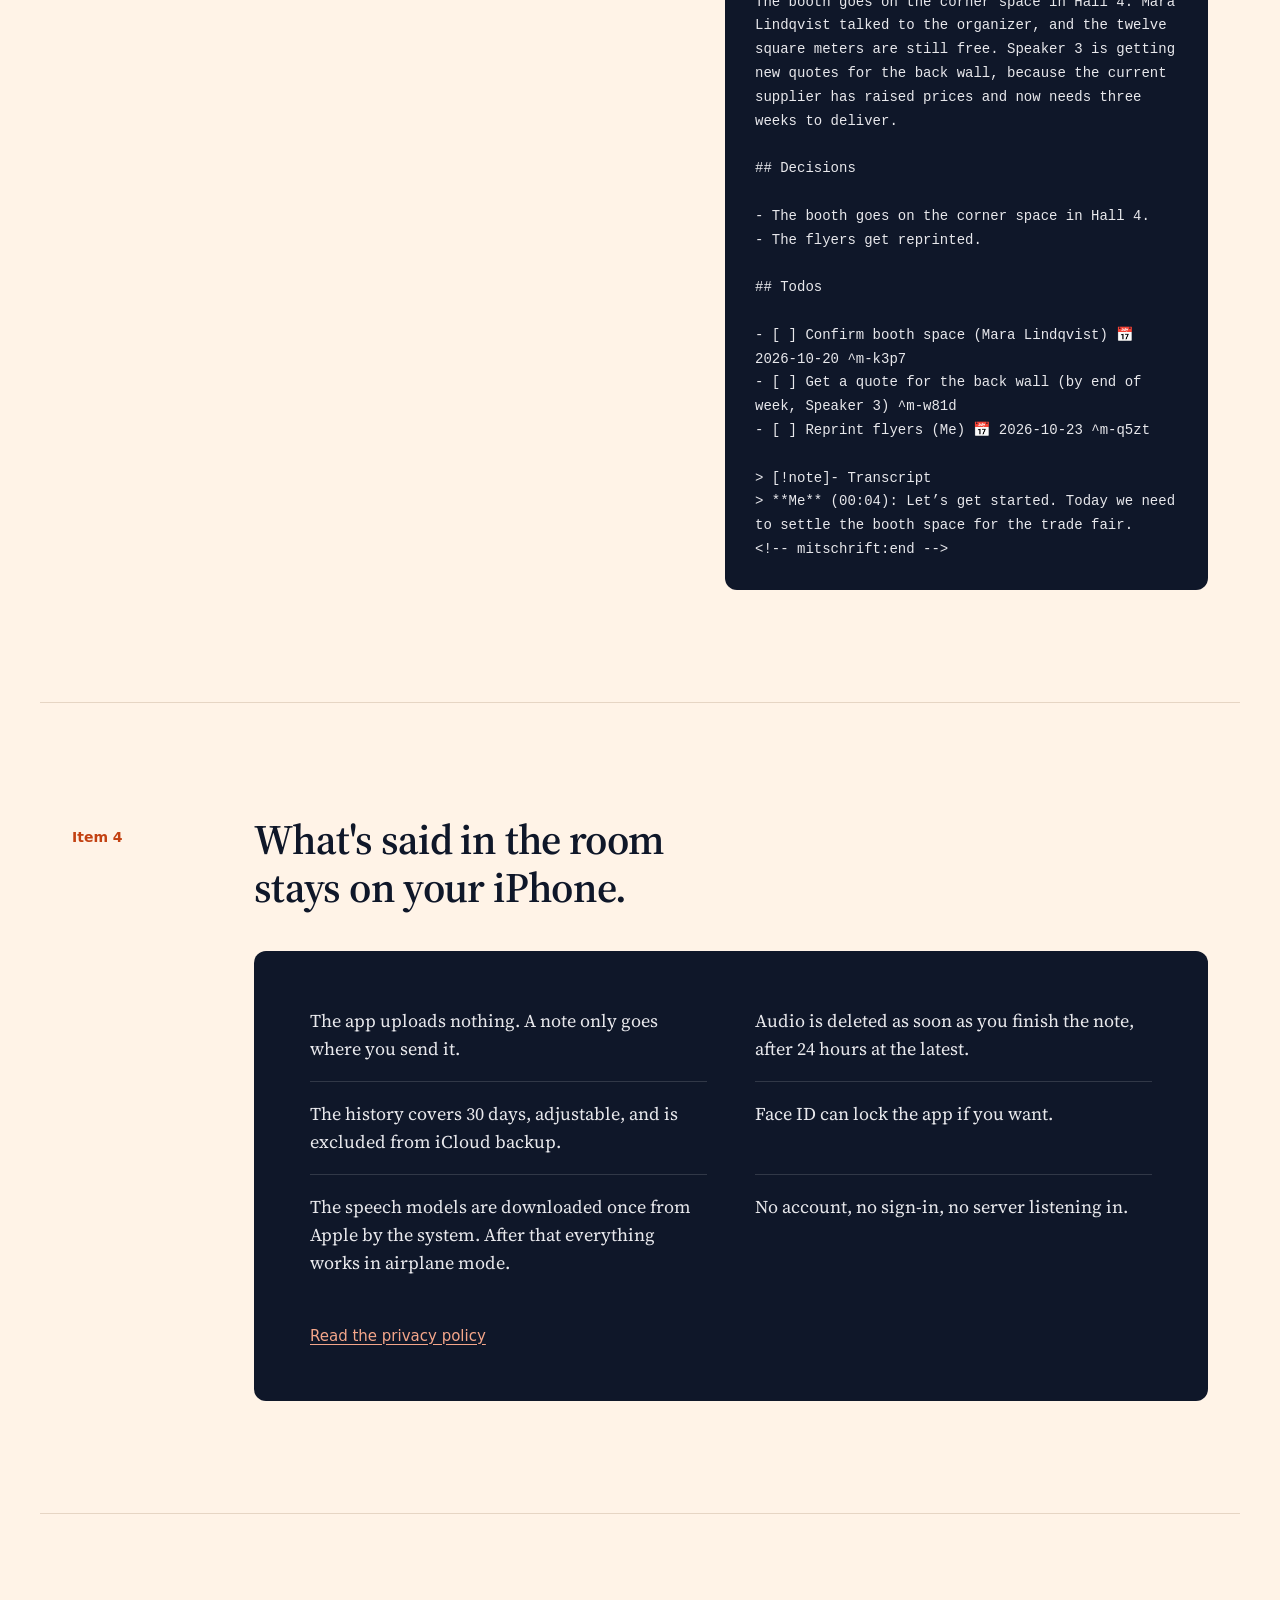
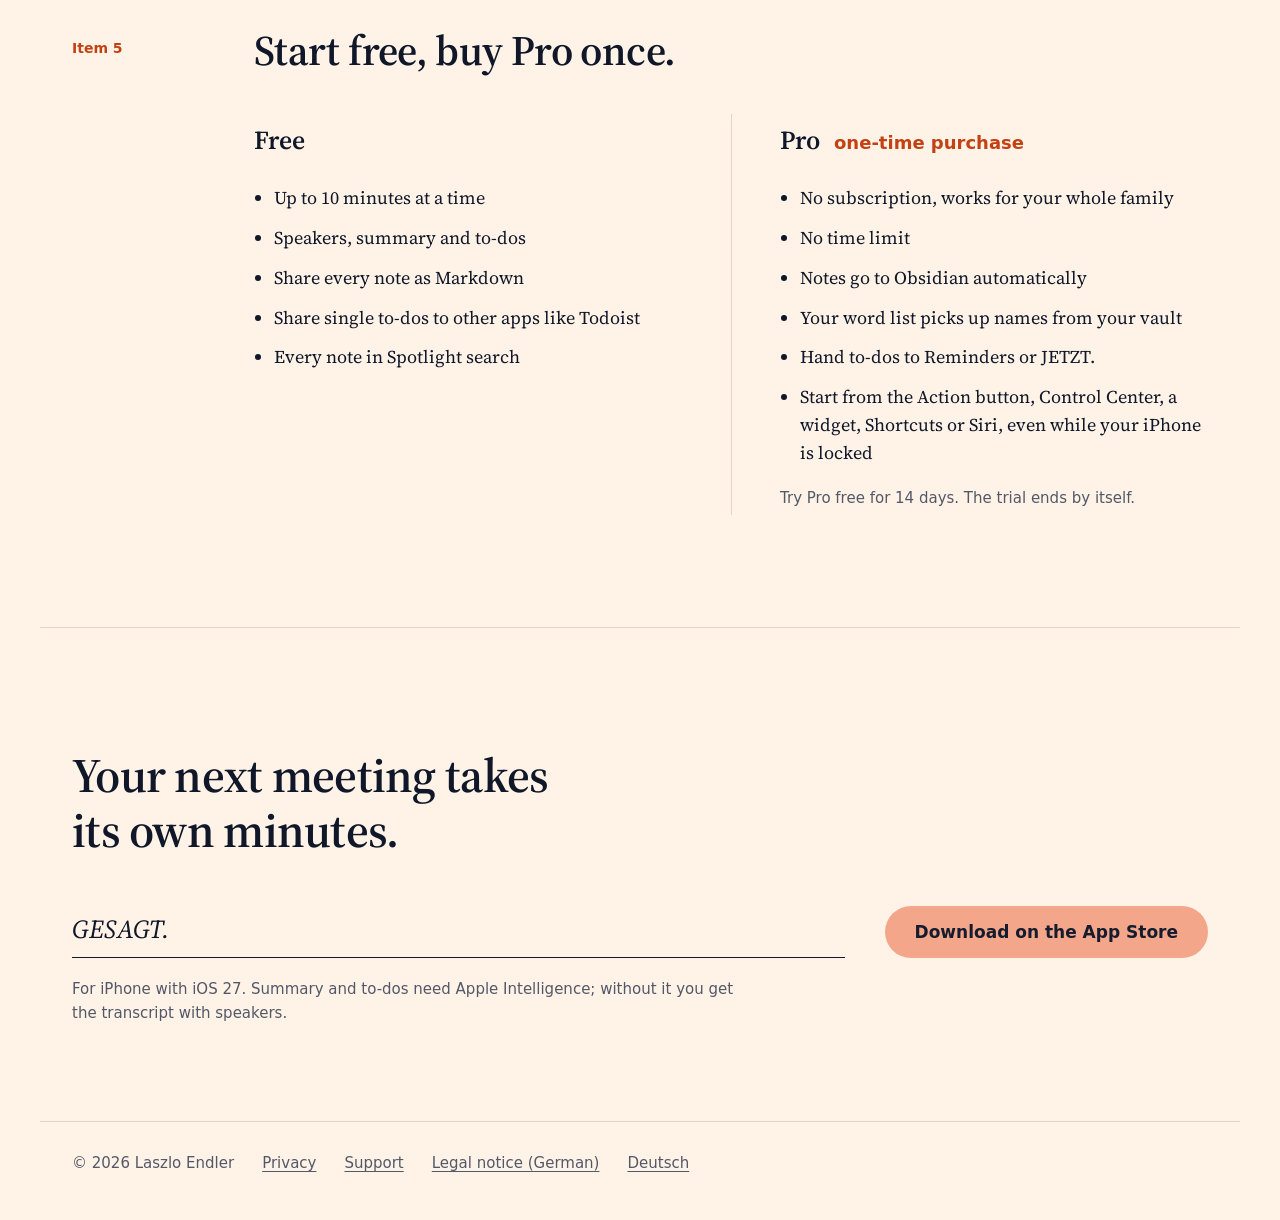
<file: en/index.html>
<!doctype html>
<html lang="en">
<head>
<meta charset="utf-8">
<meta name="viewport" content="width=device-width, initial-scale=1">
<title>GESAGT. Meeting notes on your iPhone</title>
<meta name="description" content="Meeting notes, no cloud: transcript, summary and to-dos on your iPhone.">
<link rel="icon" href="../img/icon.png">
<style>
@font-face{font-family:"Source Serif 4";font-style:normal;font-weight:200 900;font-display:swap;src:url(../fonts/source-serif-4-normal.woff2) format("woff2")}
@font-face{font-family:"Source Serif 4";font-style:italic;font-weight:200 900;font-display:swap;src:url(../fonts/source-serif-4-italic.woff2) format("woff2")}
</style>
<style>
body{margin:0;background:#fff3e7;color:#0f1729;font-family:ui-serif,"Source Serif 4",Georgia,serif;-webkit-font-smoothing:antialiased}
a{color:#c34112;text-underline-offset:3px}a:hover{color:#8f2e0b}
::selection{background:#f6b8a1;color:#0f1729}
:focus-visible{outline:2px solid #c34112;outline-offset:3px;border-radius:4px}
.wrap{max-width:1200px;margin:0 auto;padding:0 32px;box-sizing:border-box}
.ui{font-family:system-ui,-apple-system,"Segoe UI",sans-serif}
.label{font-family:system-ui,-apple-system,"Segoe UI",sans-serif;font-size:13px;font-weight:600;color:#535868;letter-spacing:.01em}
.btn{display:inline-flex;align-items:center;justify-content:center;min-height:52px;padding:0 30px;border-radius:999px;background:#f4a68a;color:#151c2e;font-family:system-ui,-apple-system,"Segoe UI",sans-serif;font-size:17px;font-weight:600;text-decoration:none}
.btn:hover{background:#f19776;color:#151c2e}
.hero{display:flex;flex-wrap:wrap;gap:64px;align-items:flex-start;padding-block:56px 120px}
.hero-copy{flex:1 1 380px;min-width:0;padding-top:48px;position:sticky;top:24px}
.appwrap{flex:0 1 430px;min-width:0;margin:0 0 0 auto}
.app{position:relative;overflow:hidden;background:#fff3e7;color:#000;border-radius:36px;border:1px solid rgba(60,60,67,.14);box-shadow:0 24px 48px rgba(93,58,50,.16),0 4px 10px rgba(93,58,50,.08);padding:20px 22px 24px;box-sizing:border-box}
.app-bar{display:flex;justify-content:flex-end}
.glass{display:inline-flex;align-items:center;gap:22px;padding:10px 18px;border-radius:999px;background:rgba(255,255,255,.7);border:1px solid rgba(60,60,67,.12);color:#c34112}
.app .app-title{font-size:30px;font-weight:600;line-height:1.15;letter-spacing:0;margin:12px 0 0;max-width:none}
.app-chips{display:flex;flex-wrap:wrap;gap:8px;margin-top:14px}
.achip{display:inline-flex;align-items:center;gap:6px;min-height:34px;padding:0 14px;border-radius:999px;background:#fff;font:15px system-ui,-apple-system,"Segoe UI",sans-serif;color:#000}
.app-h{font:600 13px system-ui,-apple-system,"Segoe UI",sans-serif;color:#3c3c43;margin:22px 0 6px}
.app-text{font-size:17px;line-height:1.45}
.app-list{margin:0;padding-left:18px;font-size:17px;line-height:1.45}
.acard{display:grid;grid-template-columns:auto minmax(0,1fr) auto;gap:6px;align-items:center;background:#fff;border-radius:16px;padding:6px 14px 6px 4px;margin-top:8px}
.check{width:44px;height:44px;display:grid;place-items:center;border:0;background:transparent;padding:0;cursor:pointer}
.box{width:22px;height:22px;border-radius:5px;border:2px solid #c34112;box-sizing:border-box;display:grid;place-items:center}
.atodo{border:0;background:transparent;text-align:left;padding:8px 0;min-height:44px;cursor:pointer;color:inherit;font:inherit}
.atext{display:block;font-family:ui-serif,"Source Serif 4",Georgia,serif;font-size:17px;line-height:1.35}
.ameta{display:block;font:15px system-ui,-apple-system,"Segoe UI",sans-serif;color:#3c3c43;margin-top:3px}
.handoff{display:grid;place-items:center;color:#c34112}
.app-tr summary{list-style:none;display:flex;align-items:center;justify-content:space-between;min-height:44px;margin-top:14px;font:600 13px system-ui,-apple-system,"Segoe UI",sans-serif;color:#3c3c43;cursor:pointer}
.app-tr summary::-webkit-details-marker{display:none}
.app-tr[open] summary svg{transform:rotate(180deg)}
.tline{margin-top:12px;font-size:17px;line-height:1.4}
.tline b{font:600 15px system-ui,-apple-system,"Segoe UI",sans-serif}
.tline span{font:15px system-ui,-apple-system,"Segoe UI",sans-serif;color:#3c3c43;margin-left:8px;font-variant-numeric:tabular-nums}
.fertig{display:flex;align-items:center;justify-content:center;min-height:54px;margin-top:24px;border-radius:999px;background:#f4a68a;color:#151c2e;font:600 17px system-ui,-apple-system,"Segoe UI",sans-serif}
.fcap{font:13px system-ui,-apple-system,"Segoe UI",sans-serif;color:#3c3c43;text-align:center;margin-top:8px}
.scrim{position:absolute;inset:0;background:rgba(0,0,0,.18)}
.asheet{position:absolute;left:8px;right:8px;bottom:8px;background:#fff3e7;border-radius:30px;padding:8px 18px 24px;box-shadow:0 -8px 30px rgba(0,0,0,.18)}
.grab{width:36px;height:5px;border-radius:3px;background:rgba(60,60,67,.3);margin:0 auto 6px}
.shead{display:grid;grid-template-columns:44px minmax(0,1fr) 44px;align-items:center}
.sclose{width:44px;height:44px;border-radius:50%;border:1px solid rgba(60,60,67,.12);background:rgba(255,255,255,.8);display:grid;place-items:center;cursor:pointer;color:#000;padding:0}
.stitle{text-align:center;font:600 17px system-ui,-apple-system,"Segoe UI",sans-serif}
.sgroup{background:#fff;border-radius:16px;margin-top:14px;padding:0 16px}
.srow{display:flex;align-items:center;justify-content:space-between;gap:12px;min-height:48px;border-top:1px solid rgba(60,60,67,.12);font:17px system-ui,-apple-system,"Segoe UI",sans-serif}
.srow:first-child{border-top:0;font-family:ui-serif,"Source Serif 4",Georgia,serif}
.sval{color:#c34112}
.sdate{background:rgba(120,120,128,.12);border-radius:8px;padding:6px 10px}
.said{margin-top:18px}
.said-h,.said-t{font:13px system-ui,-apple-system,"Segoe UI",sans-serif;color:#3c3c43;font-variant-numeric:tabular-nums}
.said-q{font-style:italic;font-size:17px;line-height:1.45;margin:4px 0}
.cap{font:14px system-ui,-apple-system,"Segoe UI",sans-serif;color:#535868;line-height:1.5;margin-top:14px;text-align:center}
@keyframes sheetup{from{transform:translateY(32px)}to{transform:none}}
.chip{display:inline-flex;align-items:center;gap:6px;min-height:32px;padding:0 14px;border-radius:999px;background:#fff3e7;font:15px system-ui,-apple-system,"Segoe UI",sans-serif;color:#0f1729}
.top{display:grid;grid-template-columns:150px minmax(0,1fr);gap:32px;padding-block:112px;border-top:1px solid #e6d5c4}
.topno{font:600 14px system-ui,-apple-system,"Segoe UI",sans-serif;color:#c34112;font-variant-numeric:tabular-nums;padding-top:14px}
h1,h2{font-weight:600;margin:0;letter-spacing:-.015em}
h1{font-size:58px;line-height:1.06}
.h-big{font-size:56px;line-height:1.08}
.h-close{font-size:48px;max-width:20ch}
h2{font-size:42px;line-height:1.15;max-width:22ch}
p{margin:0}
.body{font-size:19px;line-height:1.6;max-width:62ch;color:#2a3142}
.steps{list-style:none;margin:40px 0 0;padding:0;counter-reset:s}
.steps li{display:grid;grid-template-columns:56px minmax(0,1fr);gap:16px;padding:22px 0;border-bottom:1px solid #e6d5c4;font-size:19px;line-height:1.6;max-width:820px}
.steps li::before{counter-increment:s;content:counter(s) ".";font:600 15px system-ui,-apple-system,sans-serif;color:#c34112;padding-top:5px}
.split{display:flex;flex-wrap:wrap;gap:48px;align-items:flex-start;margin-top:40px}
.split > *{flex:1 1 380px;min-width:0}
pre{margin:0;padding:28px 30px;background:#0f1729;color:#e8e8ec;border-radius:12px;font:14px/1.7 ui-monospace,"SF Mono",Menlo,monospace;white-space:pre-wrap;overflow-wrap:anywhere}
.night{background:#0f1729;color:#e8e8ec;border-radius:12px;padding:56px;box-sizing:border-box;margin-top:40px}
.facts{list-style:none;margin:0;padding:0;display:grid;grid-template-columns:repeat(2,minmax(0,1fr));column-gap:48px}
.facts li{padding:18px 0;border-top:1px solid rgba(255,255,255,.14);font-size:18px;line-height:1.55}
.facts li:nth-child(-n+2){border-top:0;padding-top:0}
.plans{display:grid;grid-template-columns:repeat(2,minmax(0,1fr));gap:0;margin-top:40px}
.plans > div{padding:8px 48px 8px 0}
.plans > div + div{padding:8px 0 8px 48px;border-left:1px solid #e6d5c4}
.plans ul{margin:20px 0 0;padding:0 0 0 20px;font-size:18px;line-height:1.55}
.plans li{padding:6px 0}
.close{padding-block:120px 96px;border-top:1px solid #e6d5c4}
.sign{display:flex;flex-wrap:wrap;gap:40px;align-items:flex-end;margin-top:48px}
.signline{flex:1 1 320px;border-bottom:1px solid #0f1729;padding-bottom:10px;font-size:26px;font-style:italic}
.foot{display:flex;flex-wrap:wrap;gap:12px 28px;padding-block:32px 48px;border-top:1px solid #e6d5c4;font:15px system-ui,-apple-system,sans-serif;color:#535868}
.foot a{color:#535868}.foot a:hover{color:#0f1729}
@media (prefers-reduced-motion:no-preference){.asheet{animation:sheetup .25s ease-out}.app-tr summary svg{transition:transform .2s ease-out}}
@media (max-width:760px){
.wrap{padding-inline:16px}
.hero{gap:40px;padding-block:24px 72px}.hero-copy{padding-top:16px;position:static}
h1{font-size:42px}h2{font-size:32px}.h-big{font-size:38px}.h-close{font-size:36px}
.appwrap{flex-basis:100%;margin:0}
.app{border-radius:28px;padding:16px 14px 20px}
.top{grid-template-columns:minmax(0,1fr);gap:8px;padding-block:72px}.topno{padding-top:0}
.body,.steps li{font-size:17px}
.steps li{grid-template-columns:36px minmax(0,1fr)}
.night{padding:32px 20px}
.facts{grid-template-columns:minmax(0,1fr)}.facts li:nth-child(2){border-top:1px solid rgba(255,255,255,.14);padding-top:18px}
.plans{grid-template-columns:minmax(0,1fr)}
.plans > div,.plans > div + div{padding:8px 0;border-left:0}
.plans > div + div{margin-top:32px;padding-top:32px;border-top:1px solid #e6d5c4}
.close{padding-block:72px 56px}
}
[hidden]{display:none!important}
.check[aria-pressed="true"] .box{background:#c34112}
.check[aria-pressed="false"] .box svg{display:none}
.check[aria-pressed="true"]+.atodo .atext{text-decoration:line-through;color:#3c3c43}
</style>
</head>
<body>
<div style="width: 100%">
<header class="wrap" style="display: flex; flex-wrap: wrap; align-items: center; justify-content: space-between; gap: 16px; padding-top: 24px; padding-bottom: 24px">
<a href="../en/" style="font-size: 26px; font-weight: 600; color: #0f1729; text-decoration: none; letter-spacing: -0.01em">GESAGT.</a>
<nav aria-label="Main menu" class="ui" style="display: flex; flex-wrap: wrap; align-items: center; gap: 8px 24px; font-size: 16px">
<a href="../en/privacy/" style="color: #0f1729">Privacy</a>
<a href="../en/support/" style="color: #0f1729">Support</a>
<a href="../" lang="de" style="color: #0f1729">Deutsch</a>
</nav>
</header>

<main>
<section class="wrap hero" aria-labelledby="offer">
<div class="hero-copy">
<h1 id="offer">The minutes write themselves on your iPhone.</h1>
<p class="body" style="margin-top: 28px; font-size: 21px">GESAGT. records meetings, calls and dictation. Afterwards you see who said what, what was decided, and who does what by when. Everything runs on the device, with no account and no upload.</p>
<div style="display: flex; flex-wrap: wrap; align-items: center; gap: 16px; margin-top: 40px">
<a class="btn" href="https://apps.apple.com/app/id6823530298">Download on the App Store</a>
</div>
<p class="ui" style="margin-top: 16px; font-size: 15px; line-height: 1.5; color: #535868; max-width: 40ch">Free to download. GESAGT. Pro is a one-time purchase you can try free for 14 days. For iPhone with iOS 27.</p>
</div>

<figure class="appwrap" style="margin-top: 0; margin-bottom: 0">
<div class="app" aria-label="Example: a note in GESAGT.">
<div class="app-bar" aria-hidden="true"><span class="glass"><svg width="20" height="22" viewBox="0 0 20 22"><path d="M10 14V2M5.5 6.5L10 2l4.5 4.5M4 10H3a1 1 0 0 0-1 1v8a1 1 0 0 0 1 1h14a1 1 0 0 0 1-1v-8a1 1 0 0 0-1-1h-1" fill="none" stroke="currentColor" stroke-width="1.8" stroke-linecap="round" stroke-linejoin="round"></path></svg><svg width="22" height="6" viewBox="0 0 22 6"><circle cx="3" cy="3" r="2.4" fill="currentColor"></circle><circle cx="11" cy="3" r="2.4" fill="currentColor"></circle><circle cx="19" cy="3" r="2.4" fill="currentColor"></circle></svg></span></div>
<h2 class="app-title">Trade fair booth</h2>
<div class="app-chips">
<span class="achip">Me</span>
<span class="achip">Mara Lindqvist</span>
<span class="achip" style="color: #c34112"><svg width="10" height="12" viewBox="0 0 10 12" aria-hidden="true"><path d="M0 0 L10 6 L0 12 Z" fill="currentColor"></path></svg>Speaker 3</span>
</div>
<h3 class="app-h">Summary</h3>
<p class="app-text">The booth goes on the corner space in Hall 4. Mara Lindqvist talked to the organizer, and the twelve square meters are still free. Speaker 3 is getting new quotes for the back wall, because the current supplier has raised prices and now needs three weeks to deliver.</p>
<h3 class="app-h">Decisions</h3>
<ul class="app-list">
<li>The booth goes on the corner space in Hall 4.</li>
<li>The flyers get reprinted.</li>
</ul>
<h3 class="app-h">To-dos</h3>

<div class="acard">
<button type="button" class="check" aria-pressed="false" aria-label="Completed: Confirm booth space"><span class="box"><svg width="12" height="10" viewBox="0 0 12 10" aria-hidden="true"><path d="M1 5l3.5 3.5L11 1" fill="none" stroke="#fff" stroke-width="2.2" stroke-linecap="round" stroke-linejoin="round"></path></svg></span></button>
<button type="button" class="atodo" aria-haspopup="dialog"><span class="atext">Confirm booth space</span><span class="ameta">Mara Lindqvist · Tue, Oct 20</span></button>
<span class="handoff" title="Hand off" aria-hidden="true"><svg width="24" height="24" viewBox="0 0 24 24"><circle cx="12" cy="12" r="10" fill="none" stroke="currentColor" stroke-width="1.8"></circle><path d="M9 15l6-6M10 9h5v5" fill="none" stroke="currentColor" stroke-width="1.8" stroke-linecap="round" stroke-linejoin="round"></path></svg></span>
</div>

<div class="acard">
<button type="button" class="check" aria-pressed="false" aria-label="Completed: Get a quote for the back wall"><span class="box"><svg width="12" height="10" viewBox="0 0 12 10" aria-hidden="true"><path d="M1 5l3.5 3.5L11 1" fill="none" stroke="#fff" stroke-width="2.2" stroke-linecap="round" stroke-linejoin="round"></path></svg></span></button>
<button type="button" class="atodo" aria-haspopup="dialog"><span class="atext">Get a quote for the back wall</span><span class="ameta">Speaker 3 · by end of week</span></button>
<span class="handoff" title="Hand off" aria-hidden="true"><svg width="24" height="24" viewBox="0 0 24 24"><circle cx="12" cy="12" r="10" fill="none" stroke="currentColor" stroke-width="1.8"></circle><path d="M9 15l6-6M10 9h5v5" fill="none" stroke="currentColor" stroke-width="1.8" stroke-linecap="round" stroke-linejoin="round"></path></svg></span>
</div>

<div class="acard">
<button type="button" class="check" aria-pressed="true" aria-label="Completed: Reprint flyers"><span class="box"><svg width="12" height="10" viewBox="0 0 12 10" aria-hidden="true"><path d="M1 5l3.5 3.5L11 1" fill="none" stroke="#fff" stroke-width="2.2" stroke-linecap="round" stroke-linejoin="round"></path></svg></span></button>
<button type="button" class="atodo" aria-haspopup="dialog"><span class="atext">Reprint flyers</span><span class="ameta">Me · Fri, Oct 23</span></button>
<span class="handoff" title="Hand off" aria-hidden="true"><svg width="24" height="24" viewBox="0 0 24 24"><circle cx="12" cy="12" r="10" fill="none" stroke="currentColor" stroke-width="1.8"></circle><path d="M9 15l6-6M10 9h5v5" fill="none" stroke="currentColor" stroke-width="1.8" stroke-linecap="round" stroke-linejoin="round"></path></svg></span>
</div>

<details class="app-tr">
<summary>Transcript<svg width="16" height="16" viewBox="0 0 16 16" aria-hidden="true"><path d="M3 6l5 5 5-5" fill="none" stroke="currentColor" stroke-width="2" stroke-linecap="round" stroke-linejoin="round"></path></svg></summary>

<p class="tline"><b>Me</b><span>00:04</span><br>Let’s get started. Today we need to settle the booth space for the trade fair.</p>

<p class="tline"><b>Mara Lindqvist</b><span>00:11</span><br>I talked to the organizer. The corner space in Hall 4 is still free, twelve square meters.</p>

<p class="tline"><b>Speaker 3</b><span>00:21</span><br>We need a new quote for the back wall. The old supplier raised prices, and delivery now takes three weeks. I’ll ask two other suppliers by the end of the week.</p>

<p class="tline"><b>Me + Speaker 3, overlapping</b><span>00:36</span><br>Yes, exactly, do that.</p>

<p class="tline"><b>Me</b><span>00:39</span><br>Good, then we take the corner space. Mara, can you confirm it by next Tuesday?</p>

<p class="tline"><b>Mara Lindqvist</b><span>00:47</span><br>Will do. The flyers are almost gone, we should reprint.</p>

<p class="tline"><b>Recording interrupted</b><span>00:57</span><br></p>

<p class="tline"><b>Me</b><span>00:57</span><br>I’ll reprint the flyers by Friday. We still need to sort out who helps at the booth.</p>

</details>
<div class="fertig" aria-hidden="true">Done</div>
<p class="fcap">Deletes the recording. The note is kept.</p>
<div class="sheetbox" hidden>
<div class="scrim" aria-hidden="true"></div>
<div class="asheet" role="dialog" aria-labelledby="sheet-title">
<div class="grab" aria-hidden="true"></div>
<div class="shead">
<button type="button" class="sclose" aria-label="Close"><svg width="14" height="14" viewBox="0 0 14 14" aria-hidden="true"><path d="M2 2l10 10M12 2L2 12" fill="none" stroke="currentColor" stroke-width="2" stroke-linecap="round"></path></svg></button>
<span id="sheet-title" class="stitle">To-do</span>
<span aria-hidden="true"></span>
</div>
<div class="sgroup">
<div class="srow"><span data-f="what"></span></div>
<div class="srow"><span>Person</span><span class="sval"><span data-f="who"></span></span></div>
<div class="srow" data-date><span>Date</span><span class="sdate"><span data-f="date"></span></span></div>
</div>
<div class="said">
<p class="said-h">Said</p>
<p class="said-q">“<span data-f="quote"></span>”</p>
<p class="said-t">at <span data-f="at"></span></p>
</div>
</div>
</div>
</div>
<figcaption class="cap">Example. Tap a to-do: the app shows where it was said.</figcaption>
</figure>
</section>

<section class="wrap top" aria-labelledby="item1">
<span class="topno">Item 1</span>
<div>
<h2 id="item1">You record, the app takes the minutes.</h2>
<ol class="steps">
<li><span>Tap Record and put your iPhone on the table. Ask everyone in the conversation first. GESAGT. reminds you. A Live Activity on the Lock Screen and in the Dynamic Island shows the time, has a stop button and tells you when the note is ready.</span></li>
<li><span>When the conversation ends, the app detects the language, English or German, separates the speakers and writes the note. Meetings get decisions, open points and to-dos with owner and due date. A call gets its purpose and agreements, a dictation gets your thoughts in order.</span></li>
<li><span>Tap Done. The recording is deleted, the note stays.</span></li>
</ol>
<p class="body" style="margin-top: 28px; font-style: italic">If the app can't find the moment a to-do came from, it drops the to-do before it reaches your list.</p>
</div>
</section>

<section class="wrap top" aria-labelledby="item2">
<span class="topno">Item 2</span>
<div>
<h2 id="item2" class="h-big">In the transcript, you're “Me”.</h2>
<p class="body" style="margin-top: 28px">You read your voice in once during setup. You name everyone else after the recording, with a short audio sample to help. The name then appears wherever that person shows up, including their to-dos.</p>
<div style="display: flex; flex-wrap: wrap; align-items: center; gap: 10px; margin-top: 32px" aria-label="Example: speakers in a note">
<span class="chip" style="background: #fff">Me</span>
<span class="chip" style="background: #fff">Mara Lindqvist</span>
<span class="chip" style="background: #fff; color: #c34112"><svg width="10" height="12" viewBox="0 0 10 12" aria-hidden="true"><path d="M0 0 L10 6 L0 12 Z" fill="currentColor"></path></svg>Speaker 3</span>
<span class="ui" style="font-size: 14px; color: #535868">Play the sample, then name them</span>
</div>
</div>
</section>

<section class="wrap top" aria-labelledby="item3">
<span class="topno">Item 3</span>
<div>
<h2 id="item3">The note lands in your Obsidian vault.</h2>
<div class="split">
<div>
<p class="body">Pick your vault once. Every note becomes a Markdown file there, with frontmatter, to-dos in Tasks plugin format and the transcript in a collapsible callout.</p>
<p class="body" style="margin-top: 20px">Rename someone later and the app rewrites the same file. Anything you added in Obsidian yourself stays put.</p>
<p class="ui" style="margin-top: 20px; font-size: 15px; line-height: 1.5; color: #535868">Sharing as Markdown always works. Writing to the vault automatically is part of GESAGT. Pro.</p>
</div>
<pre aria-label="Example of a Markdown file">---
id: 7c1e5b0a-2f4d-4c8e-9a61-3b5d8e2f0c14
date: 2026-10-13T14:30
duration: 1
type: meeting
language: en
speakers: [Me, Mara Lindqvist, Speaker 3]
tags: [mitschrift]
app: 1.0.2 (11)
---
&lt;!-- mitschrift:begin --&gt;
# Trade fair booth

## Summary

The booth goes on the corner space in Hall 4. Mara Lindqvist talked to the organizer, and the twelve square meters are still free. Speaker 3 is getting new quotes for the back wall, because the current supplier has raised prices and now needs three weeks to deliver.

## Decisions

- The booth goes on the corner space in Hall 4.
- The flyers get reprinted.

## Todos

- [ ] Confirm booth space (Mara Lindqvist) 📅 2026-10-20 ^m-k3p7
- [ ] Get a quote for the back wall (by end of week, Speaker 3) ^m-w81d
- [ ] Reprint flyers (Me) 📅 2026-10-23 ^m-q5zt

&gt; [!note]- Transcript
&gt; **Me** (00:04): Let’s get started. Today we need to settle the booth space for the trade fair.
&lt;!-- mitschrift:end --&gt;</pre>
</div>
</div>
</section>

<section class="wrap top" aria-labelledby="item4">
<span class="topno">Item 4</span>
<div>
<h2 id="item4">What's said in the room stays on your iPhone.</h2>
<div class="night">
<ul class="facts">
<li>The app uploads nothing. A note only goes where you send it.</li>
<li>Audio is deleted as soon as you finish the note, after 24 hours at the latest.</li>
<li>The history covers 30 days, adjustable, and is excluded from iCloud backup.</li>
<li>Face ID can lock the app if you want.</li>
<li>The speech models are downloaded once from Apple by the system. After that everything works in airplane mode.</li>
<li>No account, no sign-in, no server listening in.</li>
</ul>
<p class="ui" style="margin-top: 32px; font-size: 15px"><a href="../en/privacy/" style="color: #f4a68a">Read the privacy policy</a></p>
</div>
</div>
</section>

<section class="wrap top" aria-labelledby="item5">
<span class="topno">Item 5</span>
<div>
<h2 id="item5">Start free, buy Pro once.</h2>
<div class="plans">
<div>
<p style="font-size: 26px; font-weight: 600">Free</p>
<ul>
<li>Up to 10 minutes at a time</li>
<li>Speakers, summary and to-dos</li>
<li>Share every note as Markdown</li>
<li>Share single to-dos to other apps like Todoist</li>
<li>Every note in Spotlight search</li>
</ul>
</div>
<div>
<p style="font-size: 26px; font-weight: 600">Pro <span class="ui" style="font-size: 18px; font-weight: 600; color: #c34112; margin-left: 8px">one-time purchase</span></p>
<ul>
<li>No subscription, works for your whole family</li>
<li>No time limit</li>
<li>Notes go to Obsidian automatically</li>
<li>Your word list picks up names from your vault</li>
<li>Hand to-dos to Reminders or JETZT.</li>
<li>Start from the Action button, Control Center, a widget, Shortcuts or Siri, even while your iPhone is locked</li>
</ul>
<p class="ui" style="margin-top: 16px; font-size: 15px; color: #535868">Try Pro free for 14 days. The trial ends by itself.</p>
</div>
</div>
</div>
</section>

<section class="wrap close" aria-labelledby="closing">
<h2 id="closing" class="h-close">Your next meeting takes its own minutes.</h2>
<div class="sign">
<div class="signline" aria-hidden="true">GESAGT.</div>
<a class="btn" href="https://apps.apple.com/app/id6823530298">Download on the App Store</a>
</div>
<p class="ui" style="margin-top: 20px; font-size: 15px; line-height: 1.55; color: #535868; max-width: 70ch">For iPhone with iOS 27. Summary and to-dos need Apple Intelligence; without it you get the transcript with speakers.</p>
</section>
</main>

<footer class="wrap foot">
<span>© 2026 Laszlo Endler</span>
<a href="../en/privacy/">Privacy</a>
<a href="../en/support/">Support</a>
<a href="../impressum/">Legal notice (German)</a>
<a href="../" lang="de">Deutsch</a>
</footer>
</div>
<script>
(() => {
  const T = [{"what": "Confirm booth space", "who": "Mara Lindqvist", "date": "Oct 20, 2026", "quote": "Mara, can you confirm it by next Tuesday?", "at": "00:39"}, {"what": "Get a quote for the back wall", "who": "Speaker 3", "date": "", "quote": "I’ll ask two other suppliers by the end of the week.", "at": "00:21"}, {"what": "Reprint flyers", "who": "Me", "date": "Oct 23, 2026", "quote": "I’ll reprint the flyers by Friday.", "at": "00:57"}];
  const box = document.querySelector('.sheetbox'), sheet = box.querySelector('.asheet');
  let from = null;
  const close = () => { box.hidden = true; if (from) from.focus(); };
  document.querySelectorAll('.check').forEach((b) => b.addEventListener('click', () =>
    b.setAttribute('aria-pressed', b.getAttribute('aria-pressed') === 'true' ? 'false' : 'true')));
  document.querySelectorAll('.atodo').forEach((b, i) => b.addEventListener('click', () => {
    const t = T[i];
    sheet.querySelectorAll('[data-f]').forEach((el) => { el.textContent = t[el.dataset.f]; });
    sheet.querySelector('[data-date]').hidden = !t.date;
    from = b;
    box.hidden = false;
    sheet.querySelector('.sclose').focus();
  }));
  sheet.querySelector('.sclose').addEventListener('click', close);
  box.querySelector('.scrim').addEventListener('click', close);
  document.addEventListener('keydown', (e) => { if (e.key === 'Escape' && !box.hidden) close(); });
})();
</script>
</body>
</html>
</file>
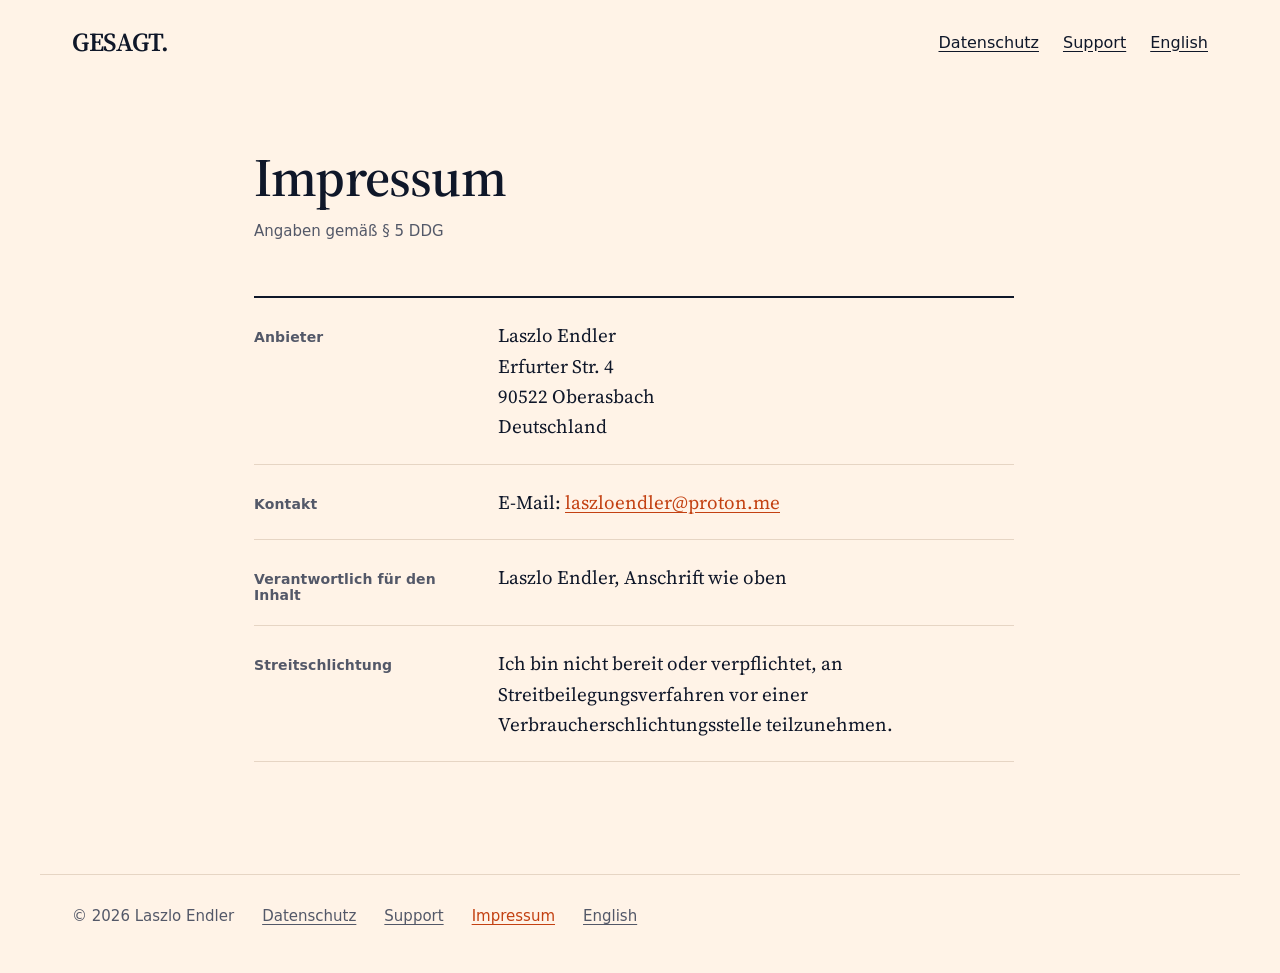
<file: impressum/index.html>
<!doctype html>
<html lang="de">
<head>
<meta charset="utf-8">
<meta name="viewport" content="width=device-width, initial-scale=1">
<title>Impressum · GESAGT.</title>
<meta name="description" content="Impressum von GESAGT.">
<link rel="icon" href="../img/icon.png">
<style>
@font-face{font-family:"Source Serif 4";font-style:normal;font-weight:200 900;font-display:swap;src:url(../fonts/source-serif-4-normal.woff2) format("woff2")}
@font-face{font-family:"Source Serif 4";font-style:italic;font-weight:200 900;font-display:swap;src:url(../fonts/source-serif-4-italic.woff2) format("woff2")}
</style>
<style>
body{margin:0;background:#fff3e7;color:#0f1729;font-family:ui-serif,"Source Serif 4",Georgia,serif;-webkit-font-smoothing:antialiased}
a{color:#c34112;text-underline-offset:3px}a:hover{color:#8f2e0b}
::selection{background:#f6b8a1;color:#0f1729}
:focus-visible{outline:2px solid #c34112;outline-offset:3px;border-radius:4px}
.wrap{max-width:1200px;margin:0 auto;padding:0 32px;box-sizing:border-box}
.ui{font-family:system-ui,-apple-system,"Segoe UI",sans-serif}
.nav a{color:#0f1729}
.intro{display:grid;grid-template-columns:150px minmax(0,1fr);gap:32px;padding-block:64px 56px}
.body{display:grid;grid-template-columns:150px minmax(0,1fr);gap:32px;padding-block:0 112px}
h1{font-weight:600;margin:0;letter-spacing:-.015em;font-size:54px;line-height:1.08}
p{margin:0}
.meta{font:15px system-ui,-apple-system,"Segoe UI",sans-serif;color:#535868;margin-top:16px}
dl{margin:0;max-width:760px;border-top:2px solid #0f1729}
.field{display:grid;grid-template-columns:220px minmax(0,1fr);gap:24px;padding-block:22px;border-bottom:1px solid #e6d5c4;align-items:baseline}
dt{font:600 14px system-ui,-apple-system,"Segoe UI",sans-serif;color:#535868;letter-spacing:.01em}
dd{margin:0;font-size:19px;line-height:1.6}
address{font-style:normal}
.foot{display:flex;flex-wrap:wrap;gap:12px 28px;padding-block:32px 48px;border-top:1px solid #e6d5c4;font:15px system-ui,-apple-system,sans-serif;color:#535868}
.foot a{color:#535868}.foot a:hover{color:#0f1729}
.foot a[aria-current="page"]{color:#c34112}
@media (max-width:760px){
.wrap{padding-inline:16px}
.intro,.body{grid-template-columns:minmax(0,1fr);gap:8px}
.intro{padding-block:32px 40px}.body{padding-block:0 72px}
h1{font-size:38px}
.field{grid-template-columns:minmax(0,1fr);gap:6px;padding-block:18px}
dd{font-size:17px}
}
</style>
</head>
<body>
<div style="width: 100%">
<header class="wrap" style="display: flex; flex-wrap: wrap; align-items: center; justify-content: space-between; gap: 16px; padding-top: 24px; padding-bottom: 24px">
<a href="../" style="font-size: 26px; font-weight: 600; color: #0f1729; text-decoration: none; letter-spacing: -0.01em">GESAGT.</a>
<nav aria-label="Hauptmenü" class="ui nav" style="display: flex; flex-wrap: wrap; align-items: center; gap: 8px 24px; font-size: 16px">
<a href="../datenschutz/">Datenschutz</a>
<a href="../support/">Support</a>
<a href="../en/" lang="en">English</a>
</nav>
</header>

<main>
<section class="wrap intro" aria-labelledby="titel">
<span aria-hidden="true"></span>
<div>
<h1 id="titel">Impressum</h1>
<p class="meta">Angaben gemäß § 5 DDG</p>
</div>
</section>

<section class="wrap body" aria-label="Angaben">
<span aria-hidden="true"></span>
<dl>
<div class="field">
<dt>Anbieter</dt>
<dd><address>Laszlo Endler<br>Erfurter Str. 4<br>90522 Oberasbach<br>Deutschland</address></dd>
</div>
<div class="field">
<dt>Kontakt</dt>
<dd>E-Mail: <a href="mailto:laszloendler@proton.me">laszloendler@proton.me</a></dd>
</div>
<div class="field">
<dt>Verantwortlich für den Inhalt</dt>
<dd>Laszlo Endler, Anschrift wie oben</dd>
</div>
<div class="field">
<dt>Streitschlichtung</dt>
<dd>Ich bin nicht bereit oder verpflichtet, an Streitbeilegungsverfahren vor einer Verbraucherschlichtungsstelle teilzunehmen.</dd>
</div>
</dl>
</section>
</main>

<footer class="wrap foot">
<span>© 2026 Laszlo Endler</span>
<a href="../datenschutz/">Datenschutz</a>
<a href="../support/">Support</a>
<a href="../impressum/" aria-current="page">Impressum</a>
<a href="../en/" lang="en">English</a>
</footer>
</div>

</body>
</html>
</file>
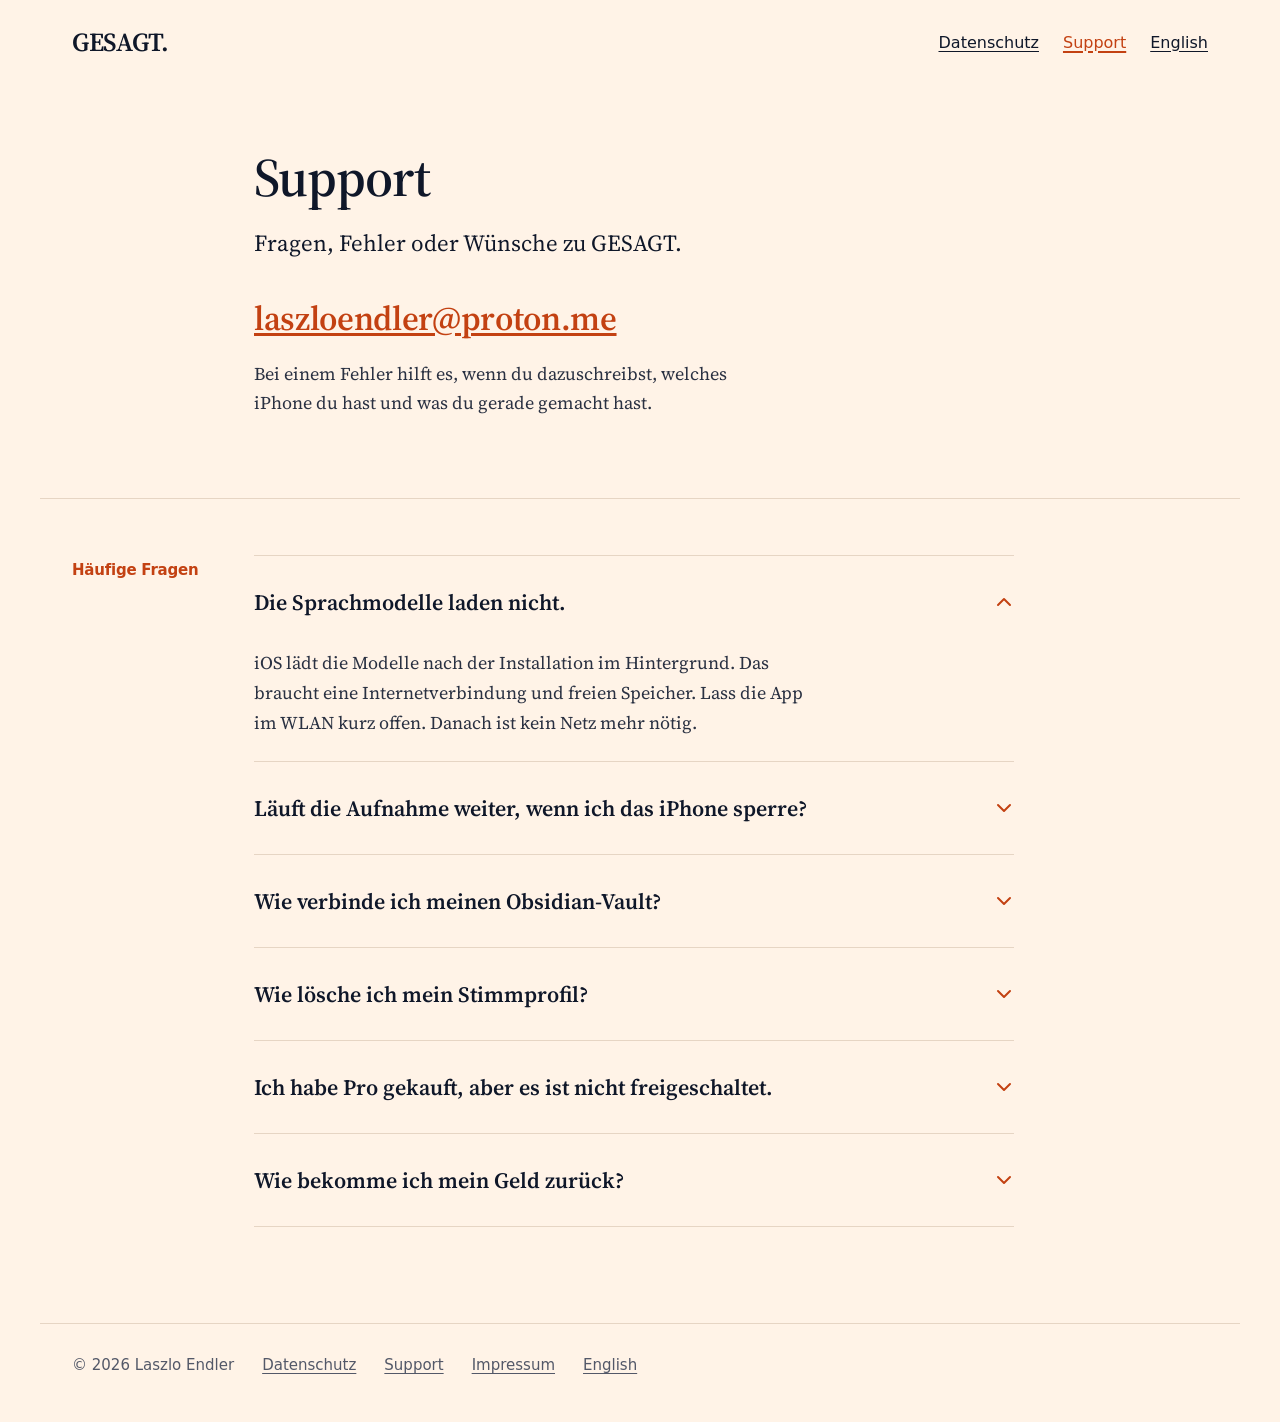
<file: support/index.html>
<!doctype html>
<html lang="de">
<head>
<meta charset="utf-8">
<meta name="viewport" content="width=device-width, initial-scale=1">
<title>Support · GESAGT.</title>
<meta name="description" content="Hilfe und Kontakt zu GESAGT.">
<link rel="icon" href="../img/icon.png">
<style>
@font-face{font-family:"Source Serif 4";font-style:normal;font-weight:200 900;font-display:swap;src:url(../fonts/source-serif-4-normal.woff2) format("woff2")}
@font-face{font-family:"Source Serif 4";font-style:italic;font-weight:200 900;font-display:swap;src:url(../fonts/source-serif-4-italic.woff2) format("woff2")}
</style>
<style>
body{margin:0;background:#fff3e7;color:#0f1729;font-family:ui-serif,"Source Serif 4",Georgia,serif;-webkit-font-smoothing:antialiased}
a{color:#c34112;text-underline-offset:3px}a:hover{color:#8f2e0b}
::selection{background:#f6b8a1;color:#0f1729}
:focus-visible{outline:2px solid #c34112;outline-offset:3px;border-radius:4px}
.wrap{max-width:1200px;margin:0 auto;padding:0 32px;box-sizing:border-box}
.ui{font-family:system-ui,-apple-system,"Segoe UI",sans-serif}
.nav a{color:#0f1729}.nav a[aria-current="page"]{color:#c34112;text-decoration-thickness:2px}
.intro{display:grid;grid-template-columns:150px minmax(0,1fr);gap:32px;padding-block:64px 80px}
.sec{display:grid;grid-template-columns:150px minmax(0,1fr);gap:32px;padding-block:56px 96px;border-top:1px solid #e6d5c4}
.label{font:600 15px system-ui,-apple-system,"Segoe UI",sans-serif;color:#c34112;padding-top:6px}
h1,h2{font-weight:600;margin:0;letter-spacing:-.015em}
h1{font-size:54px;line-height:1.08}
p{margin:0}
.lead{font-size:23px;line-height:1.55;max-width:40ch;margin-top:20px}
.mail{display:inline-block;margin-top:36px;font-size:34px;font-weight:600;letter-spacing:-.01em;line-height:1.2;overflow-wrap:anywhere}
.hint{font-size:18px;line-height:1.65;color:#2a3142;max-width:56ch;margin-top:20px}
.faq{max-width:760px}
details{border-bottom:1px solid #e6d5c4}
details:first-child{border-top:1px solid #e6d5c4}
summary{list-style:none;display:flex;align-items:center;justify-content:space-between;gap:24px;min-height:64px;padding-block:14px;cursor:pointer;font-size:22px;font-weight:600;line-height:1.3}
summary::-webkit-details-marker{display:none}
summary svg{flex:none;color:#c34112}
details[open] summary svg{transform:rotate(180deg)}
details p{font-size:18px;line-height:1.65;color:#2a3142;max-width:62ch;padding-bottom:24px}
.foot{display:flex;flex-wrap:wrap;gap:12px 28px;padding-block:32px 48px;border-top:1px solid #e6d5c4;font:15px system-ui,-apple-system,sans-serif;color:#535868}
.foot a{color:#535868}.foot a:hover{color:#0f1729}
@media (prefers-reduced-motion:no-preference){summary svg{transition:transform .2s ease-out}}
@media (max-width:760px){
.wrap{padding-inline:16px}
.intro,.sec{grid-template-columns:minmax(0,1fr);gap:8px}
.intro{padding-block:32px 56px}.sec{padding-block:40px 64px}
.label{padding-top:0;margin-bottom:8px}
h1{font-size:38px}
.lead{font-size:20px}
.mail{font-size:26px}
summary{font-size:19px}
details p,.hint{font-size:17px}
}
</style>
</head>
<body>
<div style="width: 100%">
<header class="wrap" style="display: flex; flex-wrap: wrap; align-items: center; justify-content: space-between; gap: 16px; padding-top: 24px; padding-bottom: 24px">
<a href="../" style="font-size: 26px; font-weight: 600; color: #0f1729; text-decoration: none; letter-spacing: -0.01em">GESAGT.</a>
<nav aria-label="Hauptmenü" class="ui nav" style="display: flex; flex-wrap: wrap; align-items: center; gap: 8px 24px; font-size: 16px">
<a href="../datenschutz/">Datenschutz</a>
<a href="../support/" aria-current="page">Support</a>
<a href="../en/support/" lang="en">English</a>
</nav>
</header>

<main>
<section class="wrap intro" aria-labelledby="titel">
<span aria-hidden="true"></span>
<div>
<h1 id="titel">Support</h1>
<p class="lead">Fragen, Fehler oder Wünsche zu GESAGT.</p>
<a class="mail" href="mailto:laszloendler@proton.me">laszloendler@proton.me</a>
<p class="hint">Bei einem Fehler hilft es, wenn du dazuschreibst, welches iPhone du hast und was du gerade gemacht hast.</p>
</div>
</section>

<section class="wrap sec" aria-labelledby="faq">
<h2 id="faq" class="label">Häufige Fragen</h2>
<div class="faq">
<details open="">
<summary>Die Sprachmodelle laden nicht.<svg width="20" height="20" viewBox="0 0 20 20" aria-hidden="true"><path d="M4 7l6 6 6-6" fill="none" stroke="currentColor" stroke-width="2" stroke-linecap="round" stroke-linejoin="round"></path></svg></summary>
<p>iOS lädt die Modelle nach der Installation im Hintergrund. Das braucht eine Internetverbindung und freien Speicher. Lass die App im WLAN kurz offen. Danach ist kein Netz mehr nötig.</p>
</details>
<details>
<summary>Läuft die Aufnahme weiter, wenn ich das iPhone sperre?<svg width="20" height="20" viewBox="0 0 20 20" aria-hidden="true"><path d="M4 7l6 6 6-6" fill="none" stroke="currentColor" stroke-width="2" stroke-linecap="round" stroke-linejoin="round"></path></svg></summary>
<p>Ja. Die Aufnahme läuft im Hintergrund weiter und erscheint in der Dynamic Island und auf dem Sperrbildschirm.</p>
</details>
<details>
<summary>Wie verbinde ich meinen Obsidian-Vault?<svg width="20" height="20" viewBox="0 0 20 20" aria-hidden="true"><path d="M4 7l6 6 6-6" fill="none" stroke="currentColor" stroke-width="2" stroke-linecap="round" stroke-linejoin="round"></path></svg></summary>
<p>In den Einstellungen unter „Vault“ wählst du den Ordner deines Vaults. GESAGT. legt dort einen Ordner „Mitschriften“ an. Das automatische Schreiben in den Vault gehört zu Pro, teilen kannst du jede Notiz auch ohne Pro.</p>
</details>
<details>
<summary>Wie lösche ich mein Stimmprofil?<svg width="20" height="20" viewBox="0 0 20 20" aria-hidden="true"><path d="M4 7l6 6 6-6" fill="none" stroke="currentColor" stroke-width="2" stroke-linecap="round" stroke-linejoin="round"></path></svg></summary>
<p>In den Einstellungen mit „Stimmprofil löschen“. Danach erscheinst du im Transkript als nummerierter Sprecher, bis du deine Stimme neu einlernst.</p>
</details>
<details>
<summary>Ich habe Pro gekauft, aber es ist nicht freigeschaltet.<svg width="20" height="20" viewBox="0 0 20 20" aria-hidden="true"><path d="M4 7l6 6 6-6" fill="none" stroke="currentColor" stroke-width="2" stroke-linecap="round" stroke-linejoin="round"></path></svg></summary>
<p>Tippe im Pro-Bereich der App auf „Kauf wiederherstellen“ und melde dich mit derselben Apple-ID an, mit der du gekauft hast. Pro gilt über die Familienfreigabe auch für deine Familie.</p>
</details>
<details>
<summary>Wie bekomme ich mein Geld zurück?<svg width="20" height="20" viewBox="0 0 20 20" aria-hidden="true"><path d="M4 7l6 6 6-6" fill="none" stroke="currentColor" stroke-width="2" stroke-linecap="round" stroke-linejoin="round"></path></svg></summary>
<p>Erstattungen laufen über Apple unter <a href="https://reportaproblem.apple.com">reportaproblem.apple.com</a>. Ich habe darauf keinen Zugriff.</p>
</details>
</div>
</section>
</main>

<footer class="wrap foot">
<span>© 2026 Laszlo Endler</span>
<a href="../datenschutz/">Datenschutz</a>
<a href="../support/" aria-current="page">Support</a>
<a href="../impressum/">Impressum</a>
<a href="../en/support/" lang="en">English</a>
</footer>
</div>

</body>
</html>
</file>
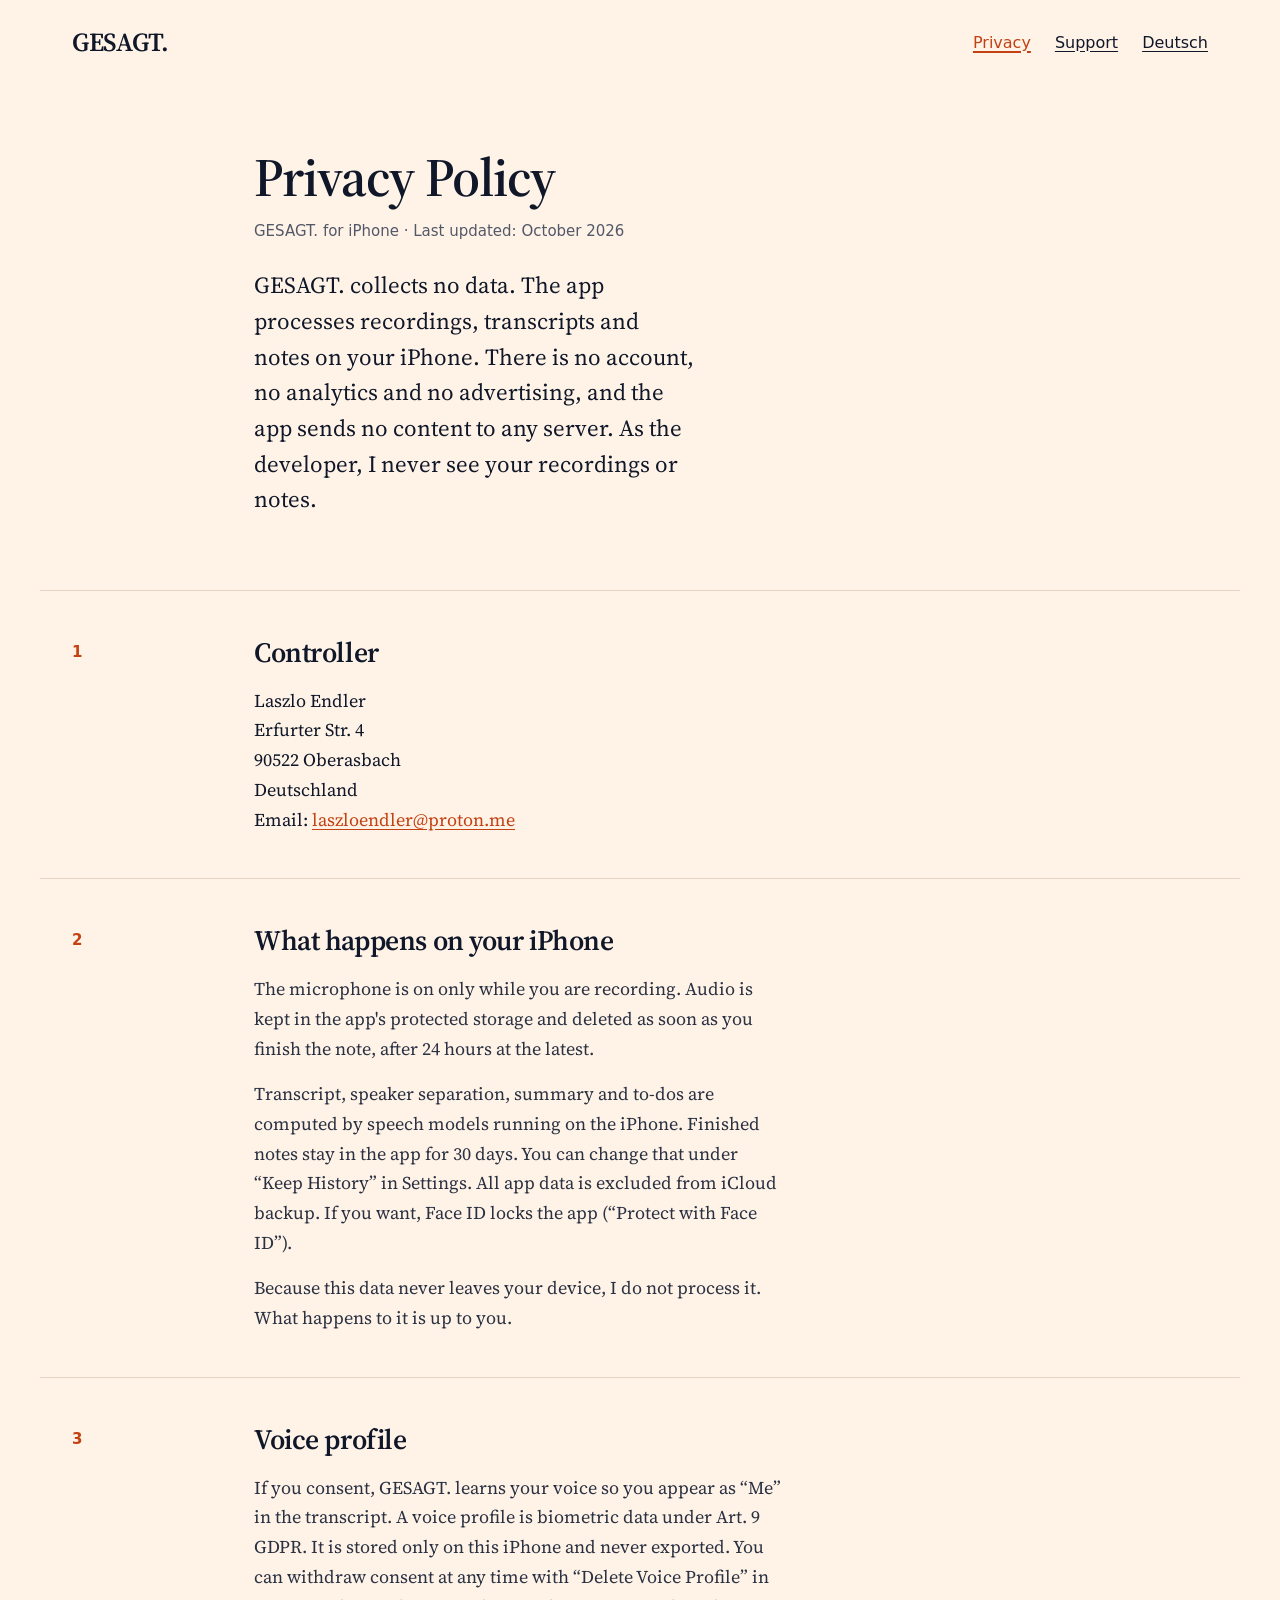
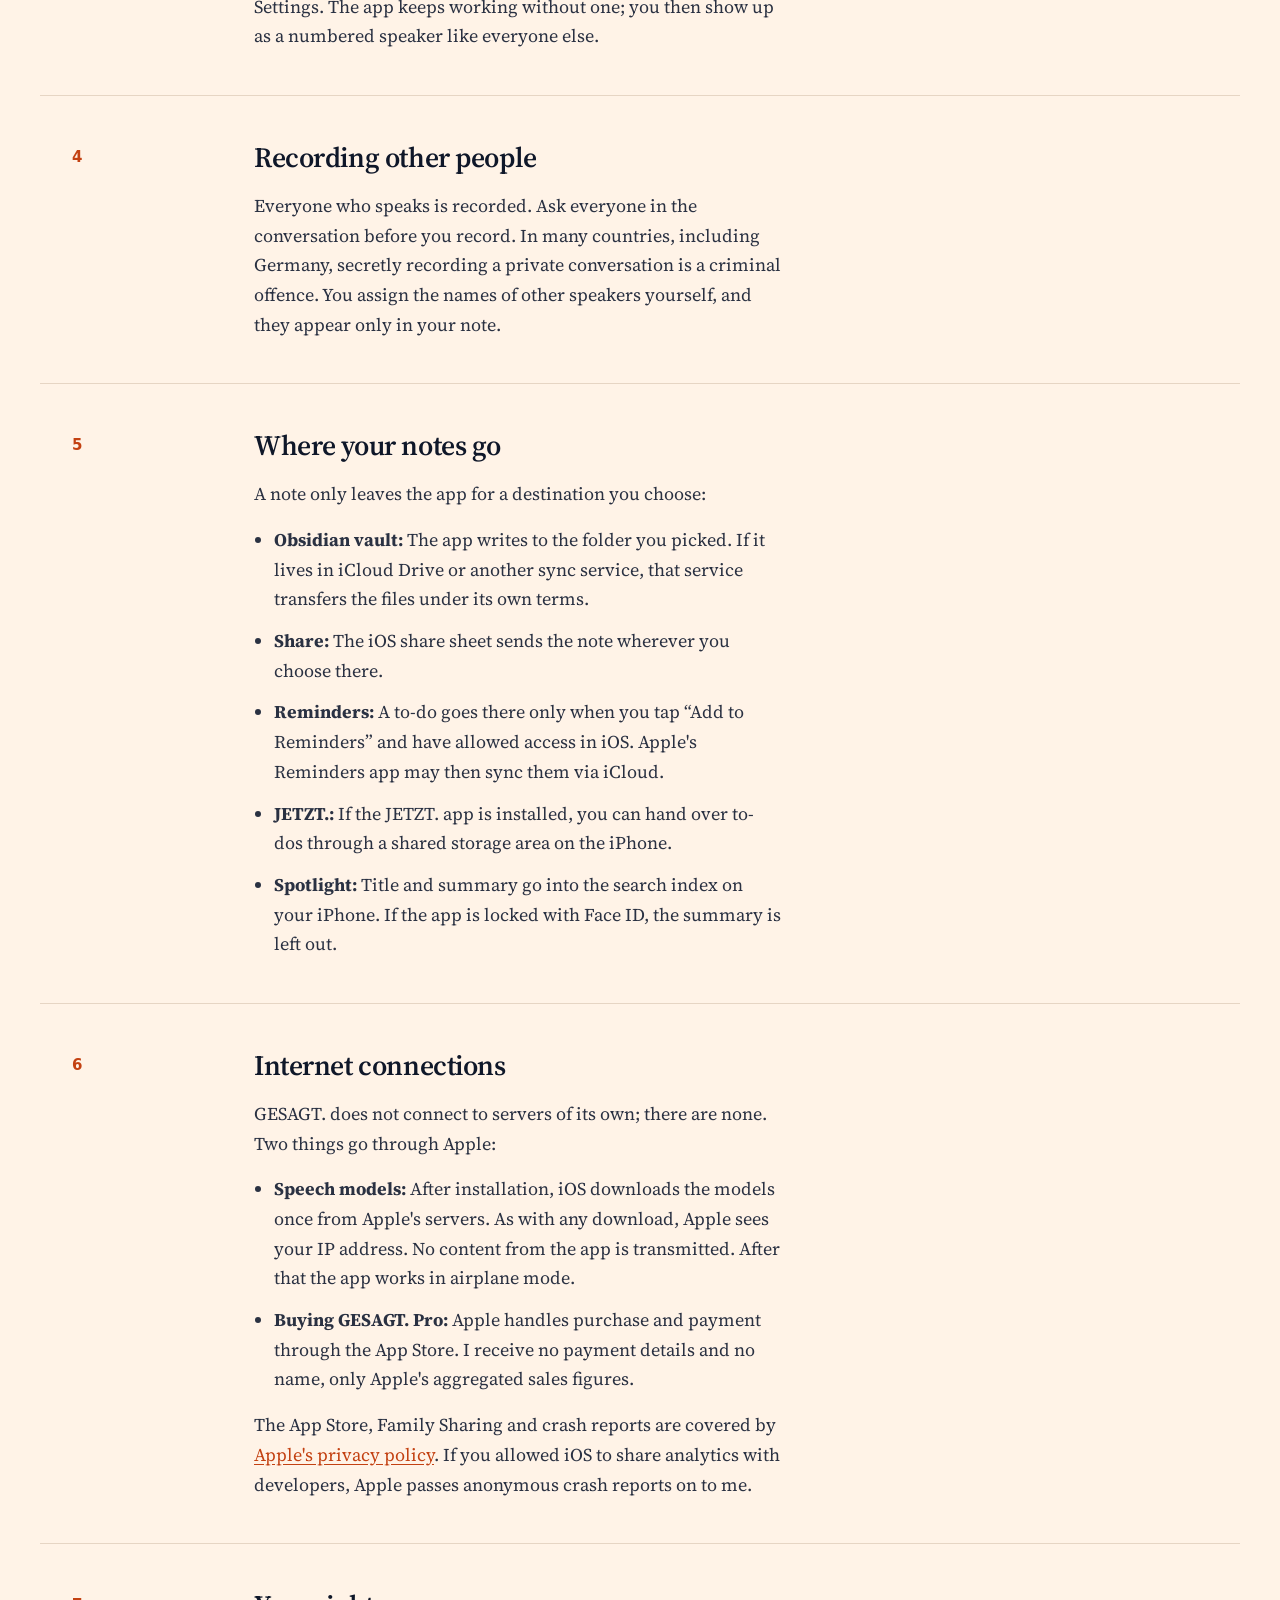
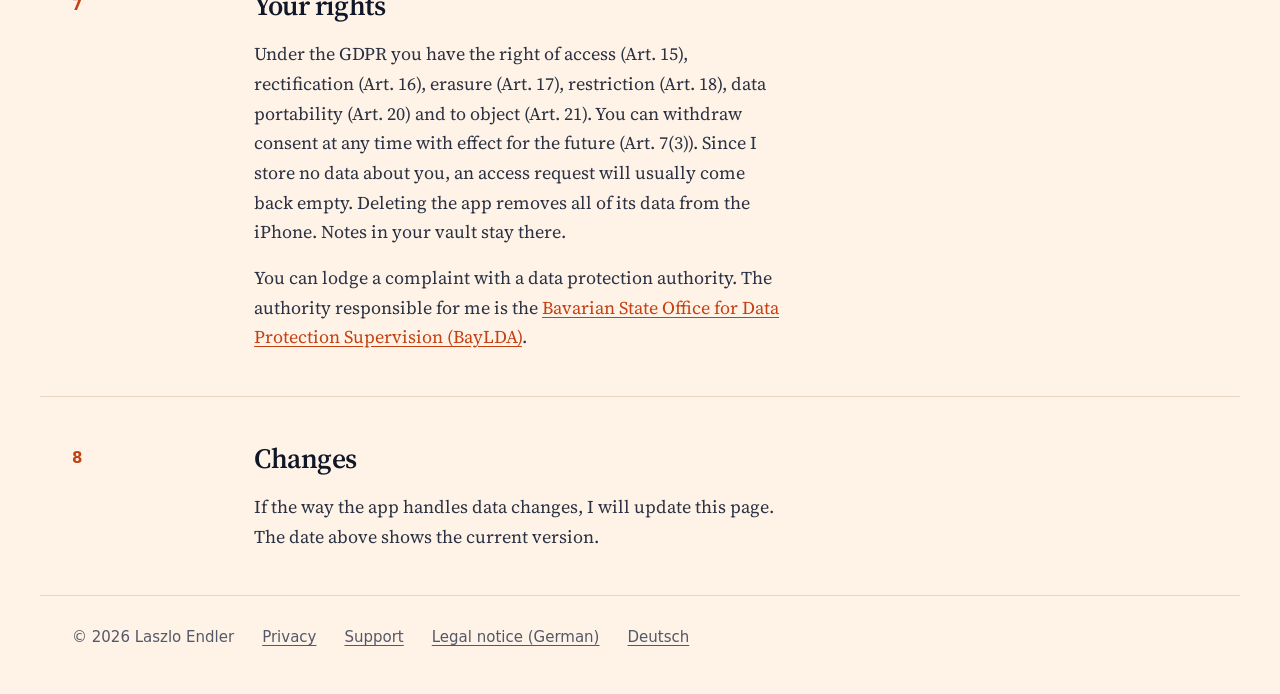
<file: en/privacy/index.html>
<!doctype html>
<html lang="en">
<head>
<meta charset="utf-8">
<meta name="viewport" content="width=device-width, initial-scale=1">
<title>Privacy · GESAGT.</title>
<meta name="description" content="Privacy policy of the GESAGT. app">
<link rel="icon" href="../../img/icon.png">
<style>
@font-face{font-family:"Source Serif 4";font-style:normal;font-weight:200 900;font-display:swap;src:url(../../fonts/source-serif-4-normal.woff2) format("woff2")}
@font-face{font-family:"Source Serif 4";font-style:italic;font-weight:200 900;font-display:swap;src:url(../../fonts/source-serif-4-italic.woff2) format("woff2")}
</style>
<style>
body{margin:0;background:#fff3e7;color:#0f1729;font-family:ui-serif,"Source Serif 4",Georgia,serif;-webkit-font-smoothing:antialiased}
a{color:#c34112;text-underline-offset:3px}a:hover{color:#8f2e0b}
::selection{background:#f6b8a1;color:#0f1729}
:focus-visible{outline:2px solid #c34112;outline-offset:3px;border-radius:4px}
.wrap{max-width:1200px;margin:0 auto;padding:0 32px;box-sizing:border-box}
.ui{font-family:system-ui,-apple-system,"Segoe UI",sans-serif}
.nav a{color:#0f1729}.nav a[aria-current="page"]{color:#c34112;text-decoration-thickness:2px}
.intro{display:grid;grid-template-columns:150px minmax(0,1fr);gap:32px;padding-block:64px 72px}
.sec{display:grid;grid-template-columns:150px minmax(0,1fr);gap:32px;padding-block:44px;border-top:1px solid #e6d5c4}
.num{font:600 15px system-ui,-apple-system,"Segoe UI",sans-serif;color:#c34112;font-variant-numeric:tabular-nums;padding-top:8px}
h1,h2{font-weight:600;margin:0;letter-spacing:-.015em}
h1{font-size:54px;line-height:1.08}
h2{font-size:28px;line-height:1.25}
p,ul{margin:0}
.col{max-width:66ch}
.col p,.col li{font-size:18px;line-height:1.65;color:#2a3142}
.col p + p,.col p + ul,.col ul + p{margin-top:16px}
.col h2 + p,.col h2 + ul{margin-top:16px}
.col ul{padding-left:20px}
.col li + li{margin-top:12px}
.lead{font-size:23px;line-height:1.55;color:#0f1729;max-width:40ch;margin-top:28px}
.meta{font:15px system-ui,-apple-system,"Segoe UI",sans-serif;color:#535868;margin-top:16px}
.addr{font-style:normal;font-size:18px;line-height:1.65;margin-top:16px}
.foot{display:flex;flex-wrap:wrap;gap:12px 28px;padding-block:32px 48px;border-top:1px solid #e6d5c4;font:15px system-ui,-apple-system,sans-serif;color:#535868}
.foot a{color:#535868}.foot a:hover{color:#0f1729}
@media (max-width:760px){
.wrap{padding-inline:16px}
.intro,.sec{grid-template-columns:minmax(0,1fr);gap:8px}
.intro{padding-block:32px 48px}.sec{padding-block:36px}
.num{padding-top:0}
h1{font-size:38px}h2{font-size:24px}
.lead{font-size:20px}
.col p,.col li{font-size:17px}
}
</style>
</head>
<body>
<div style="width: 100%">
<header class="wrap" style="display: flex; flex-wrap: wrap; align-items: center; justify-content: space-between; gap: 16px; padding-top: 24px; padding-bottom: 24px">
<a href="../../en/" style="font-size: 26px; font-weight: 600; color: #0f1729; text-decoration: none; letter-spacing: -0.01em">GESAGT.</a>
<nav aria-label="Main menu" class="ui nav" style="display: flex; flex-wrap: wrap; align-items: center; gap: 8px 24px; font-size: 16px">
<a href="../../en/privacy/" aria-current="page">Privacy</a>
<a href="../../en/support/">Support</a>
<a href="../../datenschutz/" lang="de">Deutsch</a>
</nav>
</header>

<main>
<section class="wrap intro" aria-labelledby="title">
<span aria-hidden="true"></span>
<div>
<h1 id="title">Privacy Policy</h1>
<p class="meta">GESAGT. for iPhone · Last updated: October 2026</p>
<p class="lead">GESAGT. collects no data. The app processes recordings, transcripts and notes on your iPhone. There is no account, no analytics and no advertising, and the app sends no content to any server. As the developer, I never see your recordings or notes.</p>
</div>
</section>

<section class="wrap sec" aria-labelledby="s1">
<span class="num">1</span>
<div class="col">
<h2 id="s1">Controller</h2>
<address class="addr">Laszlo Endler<br>Erfurter Str. 4<br>90522 Oberasbach<br>Deutschland<br>Email: <a href="mailto:laszloendler@proton.me">laszloendler@proton.me</a></address>
</div>
</section>

<section class="wrap sec" aria-labelledby="s2">
<span class="num">2</span>
<div class="col">
<h2 id="s2">What happens on your iPhone</h2>
<p>The microphone is on only while you are recording. Audio is kept in the app's protected storage and deleted as soon as you finish the note, after 24 hours at the latest.</p>
<p>Transcript, speaker separation, summary and to-dos are computed by speech models running on the iPhone. Finished notes stay in the app for 30 days. You can change that under “Keep History” in Settings. All app data is excluded from iCloud backup. If you want, Face ID locks the app (“Protect with Face ID”).</p>
<p>Because this data never leaves your device, I do not process it. What happens to it is up to you.</p>
</div>
</section>

<section class="wrap sec" aria-labelledby="s3">
<span class="num">3</span>
<div class="col">
<h2 id="s3">Voice profile</h2>
<p>If you consent, GESAGT. learns your voice so you appear as “Me” in the transcript. A voice profile is biometric data under Art. 9 GDPR. It is stored only on this iPhone and never exported. You can withdraw consent at any time with “Delete Voice Profile” in Settings. The app keeps working without one; you then show up as a numbered speaker like everyone else.</p>
</div>
</section>

<section class="wrap sec" aria-labelledby="s4">
<span class="num">4</span>
<div class="col">
<h2 id="s4">Recording other people</h2>
<p>Everyone who speaks is recorded. Ask everyone in the conversation before you record. In many countries, including Germany, secretly recording a private conversation is a criminal offence. You assign the names of other speakers yourself, and they appear only in your note.</p>
</div>
</section>

<section class="wrap sec" aria-labelledby="s5">
<span class="num">5</span>
<div class="col">
<h2 id="s5">Where your notes go</h2>
<p>A note only leaves the app for a destination you choose:</p>
<ul>
<li><strong>Obsidian vault:</strong> The app writes to the folder you picked. If it lives in iCloud Drive or another sync service, that service transfers the files under its own terms.</li>
<li><strong>Share:</strong> The iOS share sheet sends the note wherever you choose there.</li>
<li><strong>Reminders:</strong> A to-do goes there only when you tap “Add to Reminders” and have allowed access in iOS. Apple's Reminders app may then sync them via iCloud.</li>
<li><strong>JETZT.:</strong> If the JETZT. app is installed, you can hand over to-dos through a shared storage area on the iPhone.</li>
<li><strong>Spotlight:</strong> Title and summary go into the search index on your iPhone. If the app is locked with Face ID, the summary is left out.</li>
</ul>
</div>
</section>

<section class="wrap sec" aria-labelledby="s6">
<span class="num">6</span>
<div class="col">
<h2 id="s6">Internet connections</h2>
<p>GESAGT. does not connect to servers of its own; there are none. Two things go through Apple:</p>
<ul>
<li><strong>Speech models:</strong> After installation, iOS downloads the models once from Apple's servers. As with any download, Apple sees your IP address. No content from the app is transmitted. After that the app works in airplane mode.</li>
<li><strong>Buying GESAGT. Pro:</strong> Apple handles purchase and payment through the App Store. I receive no payment details and no name, only Apple's aggregated sales figures.</li>
</ul>
<p>The App Store, Family Sharing and crash reports are covered by <a href="https://www.apple.com/legal/privacy/">Apple's privacy policy</a>. If you allowed iOS to share analytics with developers, Apple passes anonymous crash reports on to me.</p>
</div>
</section>

<section class="wrap sec" aria-labelledby="s7">
<span class="num">7</span>
<div class="col">
<h2 id="s7">Your rights</h2>
<p>Under the GDPR you have the right of access (Art. 15), rectification (Art. 16), erasure (Art. 17), restriction (Art. 18), data portability (Art. 20) and to object (Art. 21). You can withdraw consent at any time with effect for the future (Art. 7(3)). Since I store no data about you, an access request will usually come back empty. Deleting the app removes all of its data from the iPhone. Notes in your vault stay there.</p>
<p>You can lodge a complaint with a data protection authority. The authority responsible for me is the <a href="https://www.lda.bayern.de">Bavarian State Office for Data Protection Supervision (BayLDA)</a>.</p>
</div>
</section>

<section class="wrap sec" aria-labelledby="s8">
<span class="num">8</span>
<div class="col">
<h2 id="s8">Changes</h2>
<p>If the way the app handles data changes, I will update this page. The date above shows the current version.</p>
</div>
</section>
</main>

<footer class="wrap foot">
<span>© 2026 Laszlo Endler</span>
<a href="../../en/privacy/" aria-current="page">Privacy</a>
<a href="../../en/support/">Support</a>
<a href="../../impressum/">Legal notice (German)</a>
<a href="../../datenschutz/" lang="de">Deutsch</a>
</footer>
</div>

</body>
</html>
</file>
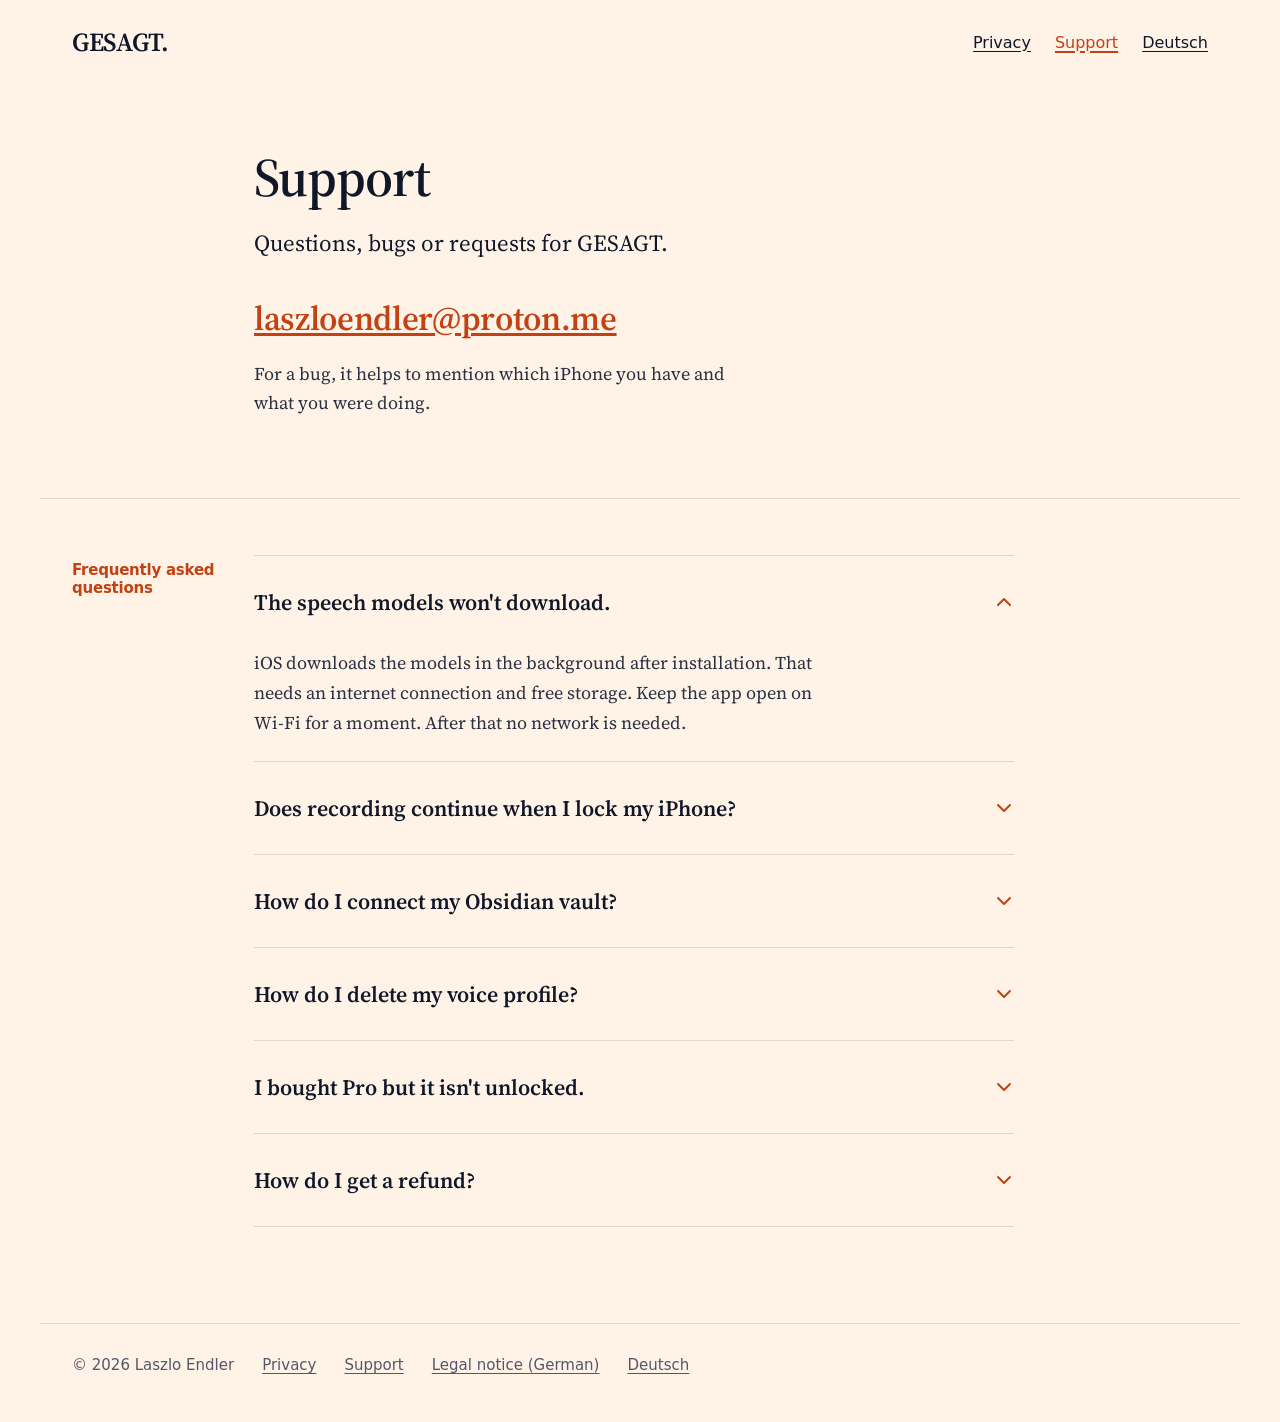
<file: en/support/index.html>
<!doctype html>
<html lang="en">
<head>
<meta charset="utf-8">
<meta name="viewport" content="width=device-width, initial-scale=1">
<title>Support · GESAGT.</title>
<meta name="description" content="Help and contact for GESAGT.">
<link rel="icon" href="../../img/icon.png">
<style>
@font-face{font-family:"Source Serif 4";font-style:normal;font-weight:200 900;font-display:swap;src:url(../../fonts/source-serif-4-normal.woff2) format("woff2")}
@font-face{font-family:"Source Serif 4";font-style:italic;font-weight:200 900;font-display:swap;src:url(../../fonts/source-serif-4-italic.woff2) format("woff2")}
</style>
<style>
body{margin:0;background:#fff3e7;color:#0f1729;font-family:ui-serif,"Source Serif 4",Georgia,serif;-webkit-font-smoothing:antialiased}
a{color:#c34112;text-underline-offset:3px}a:hover{color:#8f2e0b}
::selection{background:#f6b8a1;color:#0f1729}
:focus-visible{outline:2px solid #c34112;outline-offset:3px;border-radius:4px}
.wrap{max-width:1200px;margin:0 auto;padding:0 32px;box-sizing:border-box}
.ui{font-family:system-ui,-apple-system,"Segoe UI",sans-serif}
.nav a{color:#0f1729}.nav a[aria-current="page"]{color:#c34112;text-decoration-thickness:2px}
.intro{display:grid;grid-template-columns:150px minmax(0,1fr);gap:32px;padding-block:64px 80px}
.sec{display:grid;grid-template-columns:150px minmax(0,1fr);gap:32px;padding-block:56px 96px;border-top:1px solid #e6d5c4}
.label{font:600 15px system-ui,-apple-system,"Segoe UI",sans-serif;color:#c34112;padding-top:6px}
h1,h2{font-weight:600;margin:0;letter-spacing:-.015em}
h1{font-size:54px;line-height:1.08}
p{margin:0}
.lead{font-size:23px;line-height:1.55;max-width:40ch;margin-top:20px}
.mail{display:inline-block;margin-top:36px;font-size:34px;font-weight:600;letter-spacing:-.01em;line-height:1.2;overflow-wrap:anywhere}
.hint{font-size:18px;line-height:1.65;color:#2a3142;max-width:56ch;margin-top:20px}
.faq{max-width:760px}
details{border-bottom:1px solid #e6d5c4}
details:first-child{border-top:1px solid #e6d5c4}
summary{list-style:none;display:flex;align-items:center;justify-content:space-between;gap:24px;min-height:64px;padding-block:14px;cursor:pointer;font-size:22px;font-weight:600;line-height:1.3}
summary::-webkit-details-marker{display:none}
summary svg{flex:none;color:#c34112}
details[open] summary svg{transform:rotate(180deg)}
details p{font-size:18px;line-height:1.65;color:#2a3142;max-width:62ch;padding-bottom:24px}
.foot{display:flex;flex-wrap:wrap;gap:12px 28px;padding-block:32px 48px;border-top:1px solid #e6d5c4;font:15px system-ui,-apple-system,sans-serif;color:#535868}
.foot a{color:#535868}.foot a:hover{color:#0f1729}
@media (prefers-reduced-motion:no-preference){summary svg{transition:transform .2s ease-out}}
@media (max-width:760px){
.wrap{padding-inline:16px}
.intro,.sec{grid-template-columns:minmax(0,1fr);gap:8px}
.intro{padding-block:32px 56px}.sec{padding-block:40px 64px}
.label{padding-top:0;margin-bottom:8px}
h1{font-size:38px}
.lead{font-size:20px}
.mail{font-size:26px}
summary{font-size:19px}
details p,.hint{font-size:17px}
}
</style>
</head>
<body>
<div style="width: 100%">
<header class="wrap" style="display: flex; flex-wrap: wrap; align-items: center; justify-content: space-between; gap: 16px; padding-top: 24px; padding-bottom: 24px">
<a href="../../en/" style="font-size: 26px; font-weight: 600; color: #0f1729; text-decoration: none; letter-spacing: -0.01em">GESAGT.</a>
<nav aria-label="Main menu" class="ui nav" style="display: flex; flex-wrap: wrap; align-items: center; gap: 8px 24px; font-size: 16px">
<a href="../../en/privacy/">Privacy</a>
<a href="../../en/support/" aria-current="page">Support</a>
<a href="../../support/" lang="de">Deutsch</a>
</nav>
</header>

<main>
<section class="wrap intro" aria-labelledby="title">
<span aria-hidden="true"></span>
<div>
<h1 id="title">Support</h1>
<p class="lead">Questions, bugs or requests for GESAGT.</p>
<a class="mail" href="mailto:laszloendler@proton.me">laszloendler@proton.me</a>
<p class="hint">For a bug, it helps to mention which iPhone you have and what you were doing.</p>
</div>
</section>

<section class="wrap sec" aria-labelledby="faq">
<h2 id="faq" class="label">Frequently asked questions</h2>
<div class="faq">
<details open="">
<summary>The speech models won't download.<svg width="20" height="20" viewBox="0 0 20 20" aria-hidden="true"><path d="M4 7l6 6 6-6" fill="none" stroke="currentColor" stroke-width="2" stroke-linecap="round" stroke-linejoin="round"></path></svg></summary>
<p>iOS downloads the models in the background after installation. That needs an internet connection and free storage. Keep the app open on Wi-Fi for a moment. After that no network is needed.</p>
</details>
<details>
<summary>Does recording continue when I lock my iPhone?<svg width="20" height="20" viewBox="0 0 20 20" aria-hidden="true"><path d="M4 7l6 6 6-6" fill="none" stroke="currentColor" stroke-width="2" stroke-linecap="round" stroke-linejoin="round"></path></svg></summary>
<p>Yes. Recording continues in the background and shows in the Dynamic Island and on the Lock Screen.</p>
</details>
<details>
<summary>How do I connect my Obsidian vault?<svg width="20" height="20" viewBox="0 0 20 20" aria-hidden="true"><path d="M4 7l6 6 6-6" fill="none" stroke="currentColor" stroke-width="2" stroke-linecap="round" stroke-linejoin="round"></path></svg></summary>
<p>In Settings under “Vault”, choose your vault folder. GESAGT. creates a folder called “Mitschriften” there. Writing to the vault automatically is part of Pro; you can share any note without Pro.</p>
</details>
<details>
<summary>How do I delete my voice profile?<svg width="20" height="20" viewBox="0 0 20 20" aria-hidden="true"><path d="M4 7l6 6 6-6" fill="none" stroke="currentColor" stroke-width="2" stroke-linecap="round" stroke-linejoin="round"></path></svg></summary>
<p>In Settings, tap “Delete Voice Profile”. You then appear as a numbered speaker until you teach the app your voice again.</p>
</details>
<details>
<summary>I bought Pro but it isn't unlocked.<svg width="20" height="20" viewBox="0 0 20 20" aria-hidden="true"><path d="M4 7l6 6 6-6" fill="none" stroke="currentColor" stroke-width="2" stroke-linecap="round" stroke-linejoin="round"></path></svg></summary>
<p>Tap “Restore Purchase” in the Pro section of the app and sign in with the Apple ID you bought it with. Pro also works for your family through Family Sharing.</p>
</details>
<details>
<summary>How do I get a refund?<svg width="20" height="20" viewBox="0 0 20 20" aria-hidden="true"><path d="M4 7l6 6 6-6" fill="none" stroke="currentColor" stroke-width="2" stroke-linecap="round" stroke-linejoin="round"></path></svg></summary>
<p>Refunds go through Apple at <a href="https://reportaproblem.apple.com">reportaproblem.apple.com</a>. I have no access to them.</p>
</details>
</div>
</section>
</main>

<footer class="wrap foot">
<span>© 2026 Laszlo Endler</span>
<a href="../../en/privacy/">Privacy</a>
<a href="../../en/support/" aria-current="page">Support</a>
<a href="../../impressum/">Legal notice (German)</a>
<a href="../../support/" lang="de">Deutsch</a>
</footer>
</div>

</body>
</html>
</file>
